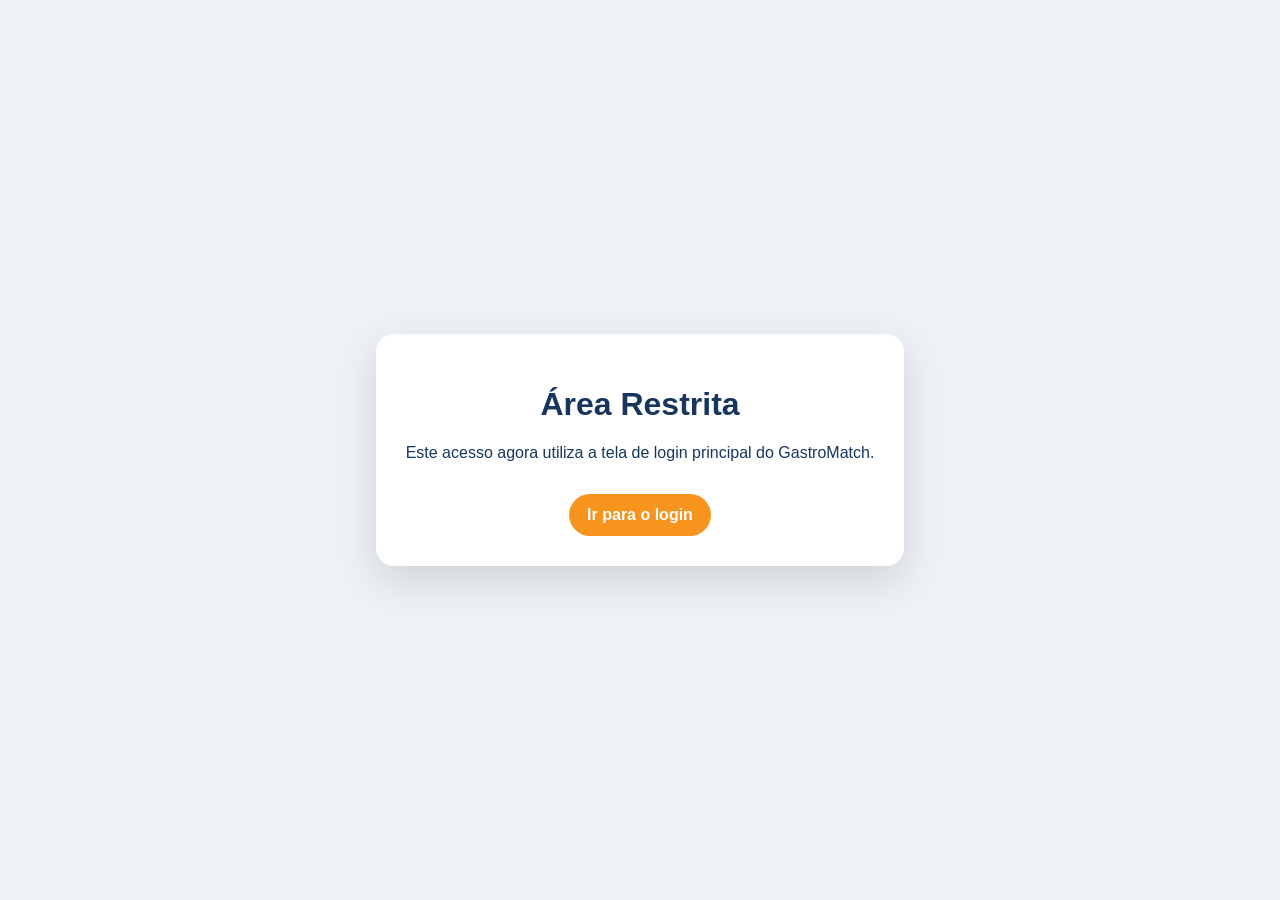
<file: AreaRestrita/index.html>
<!DOCTYPE html>
<html lang="pt-BR">
<head>
  <meta charset="UTF-8">
  <meta name="viewport" content="width=device-width, initial-scale=1">
  <meta name="theme-color" content="#16365f">
  <title>GastroMatch — Área Restrita</title>
  <style>body{font-family:Arial,sans-serif;background:#eef2f6;color:#16365f;display:grid;place-items:center;min-height:100vh;margin:0}.box{background:#fff;padding:30px;border-radius:18px;box-shadow:0 14px 40px #0002;text-align:center;max-width:520px}.btn{display:inline-block;margin-top:16px;padding:12px 18px;border-radius:999px;background:#f7941d;color:#fff;text-decoration:none;font-weight:700}</style>
</head>
<body>
  <main class="box">
    <h1>Área Restrita</h1>
    <p>Este acesso agora utiliza a tela de login principal do GastroMatch.</p>
    <a class="btn" href="../login.html">Ir para o login</a>
  </main>
</body>
</html>
</file>
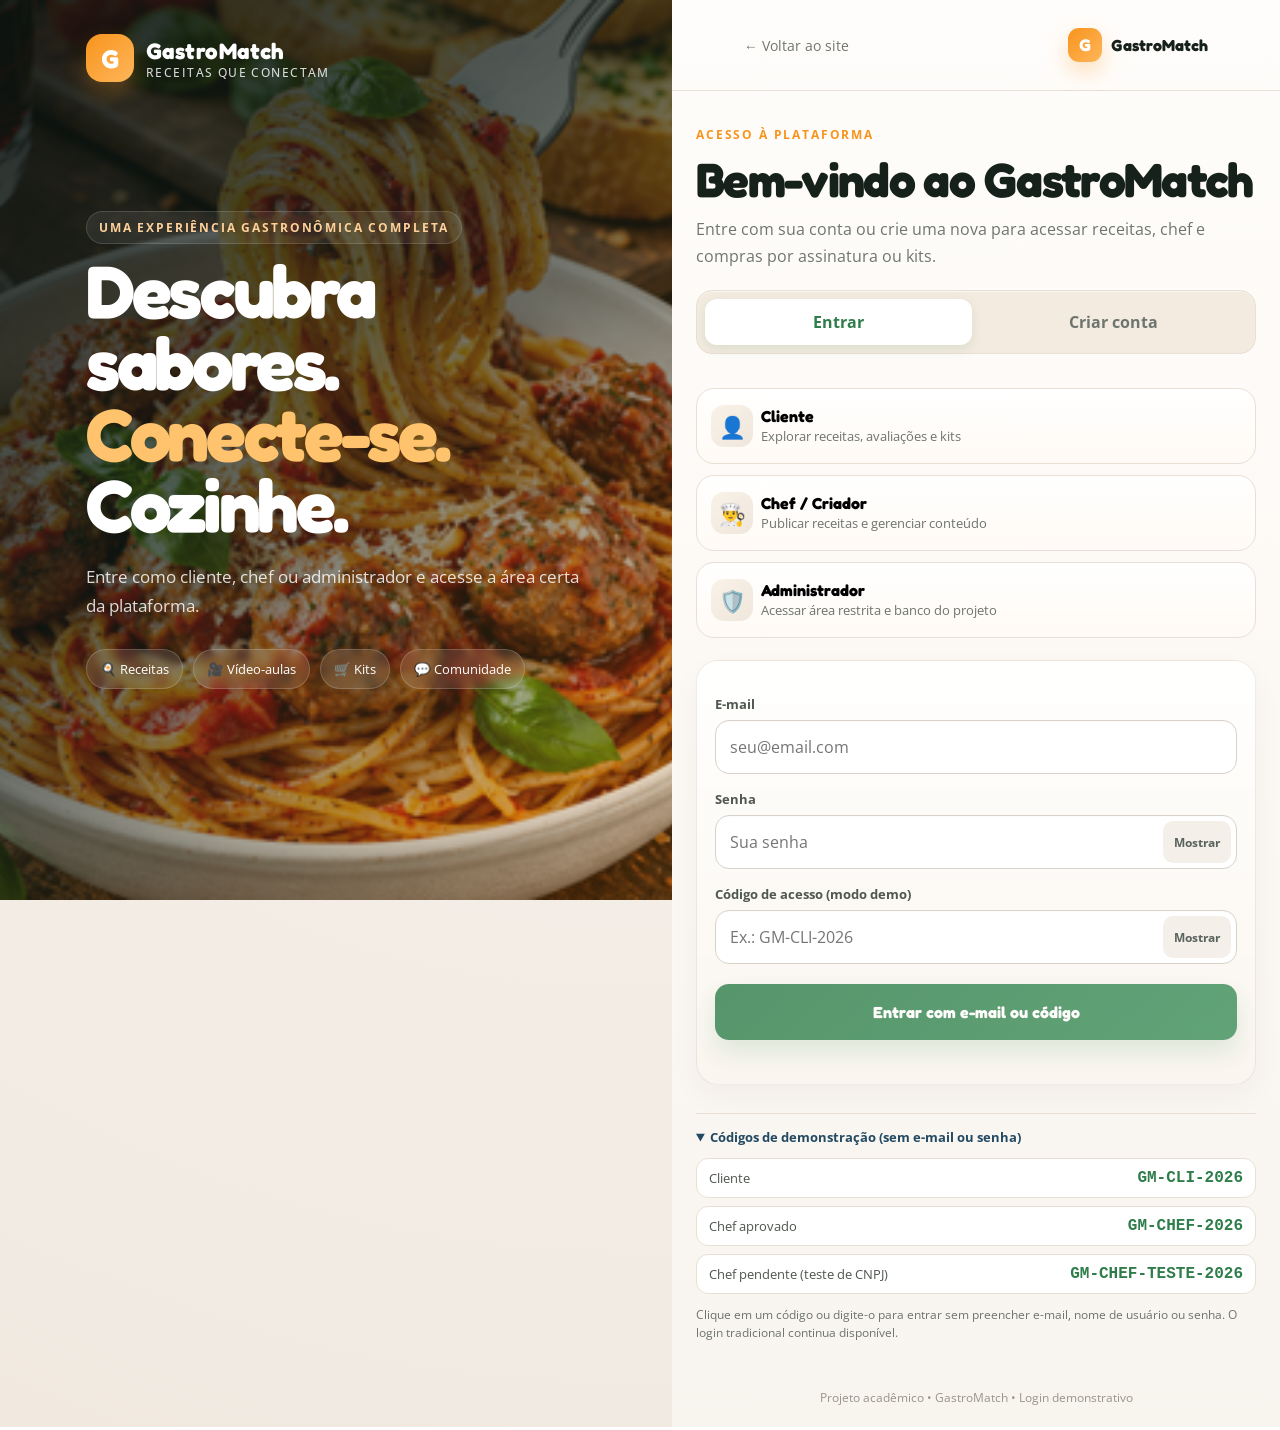
<file: login.html>
<!DOCTYPE html>
<html lang="pt-BR">
<head>
  <meta charset="UTF-8">
  <meta name="viewport" content="width=device-width, initial-scale=1">
  <meta name="theme-color" content="#f7941d">
  <title>GastroMatch — Entrar</title>
  <link rel="preconnect" href="https://fonts.googleapis.com">
  <link rel="preconnect" href="https://fonts.gstatic.com" crossorigin>
  <link href="https://fonts.googleapis.com/css2?family=Fredoka:wght@500;600;700&family=Open+Sans:wght@400;500;600;700&display=swap" rel="stylesheet">
  <link rel="stylesheet" href="Estilo/login.css?v=20261102-2">
</head>
<body>
  <main class="login-page">
    <section class="login-visual" aria-label="Apresentação do GastroMatch">
      <div class="visual-overlay"></div>
      <div class="visual-content">
        <a class="brand" href="index.html#inicio"><span class="brand-mark">G</span><span><strong>GastroMatch</strong><small>receitas que conectam</small></span></a>
        <span class="eyebrow">uma experiência gastronômica completa</span>
        <h1>Descubra sabores.<br><em>Conecte-se.</em><br>Cozinhe.</h1>
        <p>Entre como cliente, chef ou administrador e acesse a área certa da plataforma.</p>
        <div class="visual-pills"><span>🍳 Receitas</span><span>🎥 Vídeo-aulas</span><span>🛒 Kits</span><span>💬 Comunidade</span></div>
      </div>
    </section>

    <section class="login-panel">
      <div class="panel-topo">
        <a href="index.html#inicio" class="voltar">← Voltar ao site</a>
        <div class="mini-logo"><span class="mini-mark">G</span> GastroMatch</div>
      </div>

      <div class="login-card">
        <span class="eyebrow">acesso à plataforma</span>
        <h2>Bem-vindo ao GastroMatch</h2>
        <p class="intro">Entre com sua conta ou crie uma nova para acessar receitas, chef e compras por assinatura ou kits.</p>

        <div class="auth-switch" role="tablist" aria-label="Modo de autenticação">
          <button type="button" class="auth-tab active" data-auth-tab="login" aria-selected="true">Entrar</button>
          <button type="button" class="auth-tab" data-auth-tab="register" aria-selected="false">Criar conta</button>
        </div>

        <div class="role-grid" id="roleGrid">
          <button type="button" class="role-card" data-role="cliente" aria-pressed="false">
            <span class="role-icon">👤</span>
            <span><strong>Cliente</strong><small>Explorar receitas, avaliações e kits</small></span>
          </button>
          <button type="button" class="role-card" data-role="chef" aria-pressed="false">
            <span class="role-icon">👨‍🍳</span>
            <span><strong>Chef / Criador</strong><small>Publicar receitas e gerenciar conteúdo</small></span>
          </button>
          <button type="button" class="role-card" data-role="admin" aria-pressed="false">
            <span class="role-icon">🛡️</span>
            <span><strong>Administrador</strong><small>Acessar área restrita e banco do projeto</small></span>
          </button>
        </div>

        <div id="loginFormWrap">
          <form id="loginForm" autocomplete="off" novalidate>
            <input type="hidden" id="perfilAcesso" value="">
            <label class="campo">
              <span>E-mail</span>
              <input id="loginEmail" type="email" placeholder="seu@email.com" required>
            </label>
            <label class="campo">
              <span>Senha</span>
              <div class="input-wrap"><input id="loginPassword" type="password" placeholder="Sua senha" required><button type="button" id="togglePassword" class="toggle-code" aria-label="Mostrar senha">Mostrar</button></div>
            </label>
            <label class="campo campo-verificacao" id="campoCodigoVerificacao" hidden>
              <span>Código de verificação (2 etapas)</span>
              <input id="codigoVerificacao" type="text" inputmode="numeric" maxlength="6" placeholder="Ex.: 482931">
            </label>
            <label class="campo">
              <span>Código de acesso (modo demo)</span>
              <div class="input-wrap"><input id="codigoAcesso" type="password" inputmode="text" maxlength="40" placeholder="Ex.: GM-CLI-2026"><button type="button" id="toggleCode" class="toggle-code" aria-label="Mostrar código">Mostrar</button></div>
            </label>
            <div id="selectedRole" class="selected-role" hidden></div>
            <button class="primary-btn" type="submit" id="entrarBtn">Entrar com e-mail ou código</button>
            <p id="loginMsg" class="login-msg" role="alert" aria-live="polite"></p>
          </form>
        </div>

        <div id="registerFormWrap" hidden>
          <form id="registerForm" autocomplete="off" novalidate>
            <label class="campo">
              <span>Nome completo</span>
              <input id="registroNome" type="text" maxlength="80" placeholder="Seu nome" required>
            </label>
            <label class="campo">
              <span>E-mail</span>
              <input id="registroEmail" type="email" placeholder="seu@email.com" required>
            </label>
            <label class="campo">
              <span>Tipo de conta</span>
              <select id="registroTipo" required>
                <option value="cliente">Cliente</option>
                <option value="chef">Chef / Criador</option>
                <option value="restaurante">Restaurante</option>
              </select>
            </label>
            <label class="campo campo-cnpj" id="campoCnpj" hidden>
              <span>CNPJ da empresa / perfil</span>
              <input id="registroCnpj" type="text" inputmode="text" maxlength="18" autocomplete="off" autocapitalize="characters" placeholder="00.000.000/0000-00">
              <small class="campo-ajuda">CNPJ fictício para testar o formulário: <strong>10.000.000/0000-64</strong> — Empresa Fictícia GastroMatch. O cadastro fica pendente e não valida empresa real.</small>
              <small class="campo-ajuda">A consulta automática confere existência e situação cadastral. Isso não aprova o perfil: a equipe ainda fará a análise profissional.</small>
              <button type="button" class="outline-btn cnpj-consulta-btn" id="consultarCnpjBtn">Consultar CNPJ</button>
              <small id="cnpjConsultaMsg" class="campo-ajuda" role="status" aria-live="polite"></small>
            </label>
            <div id="camposVerificacaoChef" hidden>
              <label class="campo"><span>Empresa ou estabelecimento</span><input id="registroEmpresa" type="text" maxlength="150" placeholder="Nome da empresa"></label>
              <label class="campo"><span>Conte sua experiência profissional</span><textarea id="registroRelato" rows="4" maxlength="3000" minlength="40" placeholder="Descreva sua função, experiência e relação com a empresa..."></textarea><small class="campo-ajuda">Mínimo de 40 caracteres. O relato será analisado por uma pessoa da equipe.</small></label>
              <label class="campo"><span>Link de portfólio ou evidência (opcional)</span><input id="registroEvidencia" type="url" maxlength="500" placeholder="https://..."></label>
            </div>
            <label class="checkline">
              <input id="registroVerificacao" type="checkbox" checked>
              <span>Usar verificação em duas etapas (modo de teste, código exibido na tela)</span>
            </label>
            <label class="campo">
              <span>Senha</span>
              <input id="registroSenha" type="password" minlength="6" placeholder="Mínimo 6 caracteres" required>
            </label>
            <label class="campo">
              <span>Confirmar senha</span>
              <input id="registroConfirmarSenha" type="password" minlength="6" placeholder="Repita a senha" required>
            </label>
            <button class="primary-btn" type="submit" id="criarContaBtn">Criar conta</button>
            <p id="registerMsg" class="login-msg" role="alert" aria-live="polite"></p>
          </form>
        </div>

        <details class="demo-access" open>
          <summary>Códigos de demonstração (sem e-mail ou senha)</summary>
          <div class="demo-lines">
            <button type="button" data-demo-role="cliente"><span>Cliente</span><code>GM-CLI-2026</code></button>
            <button type="button" data-demo-role="chef"><span>Chef aprovado</span><code>GM-CHEF-2026</code></button>
            <button type="button" data-demo-role="chef" data-demo-code="GM-CHEF-TESTE-2026"><span>Chef pendente (teste de CNPJ)</span><code>GM-CHEF-TESTE-2026</code></button>
          </div>
          <small>Clique em um código ou digite-o para entrar sem preencher e-mail, nome de usuário ou senha. O login tradicional continua disponível.</small>
        </details>
      </div>

      <footer>Projeto acadêmico • GastroMatch • Login demonstrativo</footer>
    </section>
  </main>
  <script src="Codigo/login.js?v=20261103-1"></script>
</body>
</html>
</file>
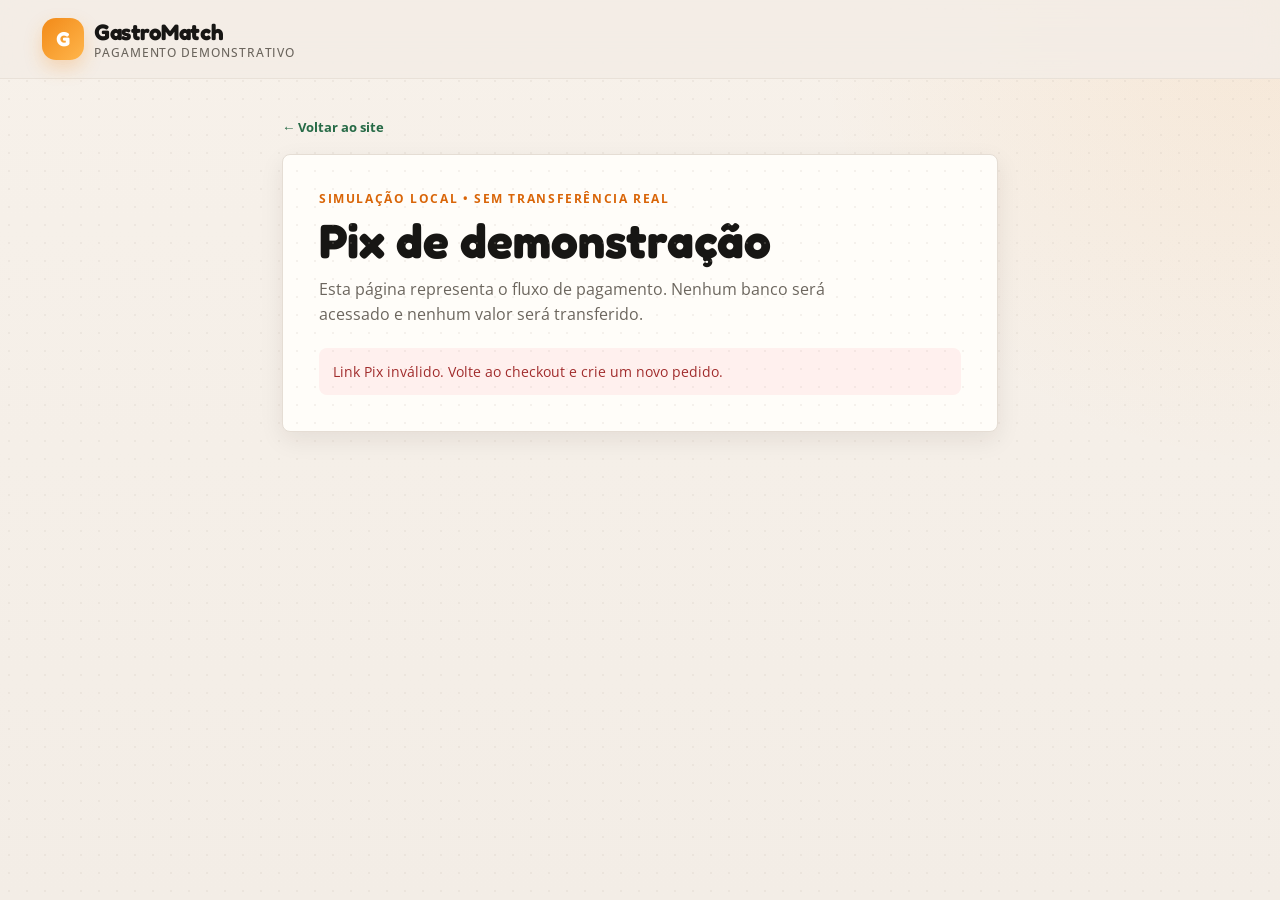
<file: pix-simulado.html>
<!DOCTYPE html>
<html lang="pt-BR">
<head>
  <meta charset="UTF-8">
  <meta name="viewport" content="width=device-width, initial-scale=1">
  <meta name="theme-color" content="#f7941d">
  <title>Pix de demonstração — GastroMatch</title>
  <link rel="preconnect" href="https://fonts.googleapis.com">
  <link rel="preconnect" href="https://fonts.gstatic.com" crossorigin>
  <link href="https://fonts.googleapis.com/css2?family=Fredoka:wght@500;600;700&family=Open+Sans:wght@400;500;600;700&display=swap" rel="stylesheet">
  <link rel="stylesheet" href="Estilo/estilo.css?v=20261102-6">
</head>
<body class="pix-demo">
  <header class="site-header">
    <div class="topbar">
      <a class="marca" href="index.html#inicio" aria-label="GastroMatch, início">
        <span class="marca-icone" aria-hidden="true">G</span>
        <span><strong>GastroMatch</strong><small>pagamento demonstrativo</small></span>
      </a>
    </div>
  </header>
  <main class="pix-pagina">
    <a class="pix-voltar" href="index.html#inicio">← Voltar ao site</a>
    <section class="pix-painel" aria-labelledby="pixTitulo">
      <span class="eyebrow">simulação local • sem transferência real</span>
      <h1 id="pixTitulo">Pix de demonstração</h1>
      <p class="pix-intro">Esta página representa o fluxo de pagamento. Nenhum banco será acessado e nenhum valor será transferido.</p>
      <div id="pixCarregando" class="pix-status" role="status">Carregando os dados do pedido...</div>
      <div id="pixConteudo" hidden>
        <div class="pix-valor"><span>Valor do pedido</span><strong id="pixValor">R$ 0,00</strong></div>
        <dl class="pix-dados">
          <div><dt>Recebedor</dt><dd>GastroMatch • ambiente de demonstração</dd></div>
          <div><dt>Referência</dt><dd id="pixReferencia"></dd></div>
          <div><dt>Banco informado</dt><dd id="pixBanco"></dd></div>
          <div><dt>Titular</dt><dd id="pixTitular"></dd></div>
          <div><dt>CPF</dt><dd id="pixCpf"></dd></div>
          <div><dt>Chave ilustrativa</dt><dd id="pixChave"></dd></div>
          <div><dt>Status</dt><dd id="pixStatus">Pendente</dd></div>
        </dl>
        <div class="pix-aviso"><strong>Não pague de verdade.</strong> A chave e a referência acima são fictícias e servem apenas para apresentar o fluxo.</div>
        <button id="pixConfirmar" class="btn" type="button">Simular confirmação do Pix</button>
        <p id="pixMensagem" class="pix-mensagem" role="status" aria-live="polite"></p>
        <div id="pixAvaliacao" class="pix-avaliacao" hidden><strong>Pagamento confirmado</strong><p>Agora você pode avaliar os kits deste pedido.</p><div id="pixAvaliacaoLinks" class="pix-avaliacao-links"></div></div>
        <a id="pixRastrear" class="btn" href="index.html#rastreio" hidden>🛵 Rastrear pedido</a><a id="pixVoltarInicio" class="btn btn-ghost" href="index.html#inicio" hidden>Voltar ao GastroMatch</a>
      </div>
    </section>
  </main>
  <script src="Codigo/pix-simulado.js?v=20261102-2"></script>
</body>
</html>
</file>
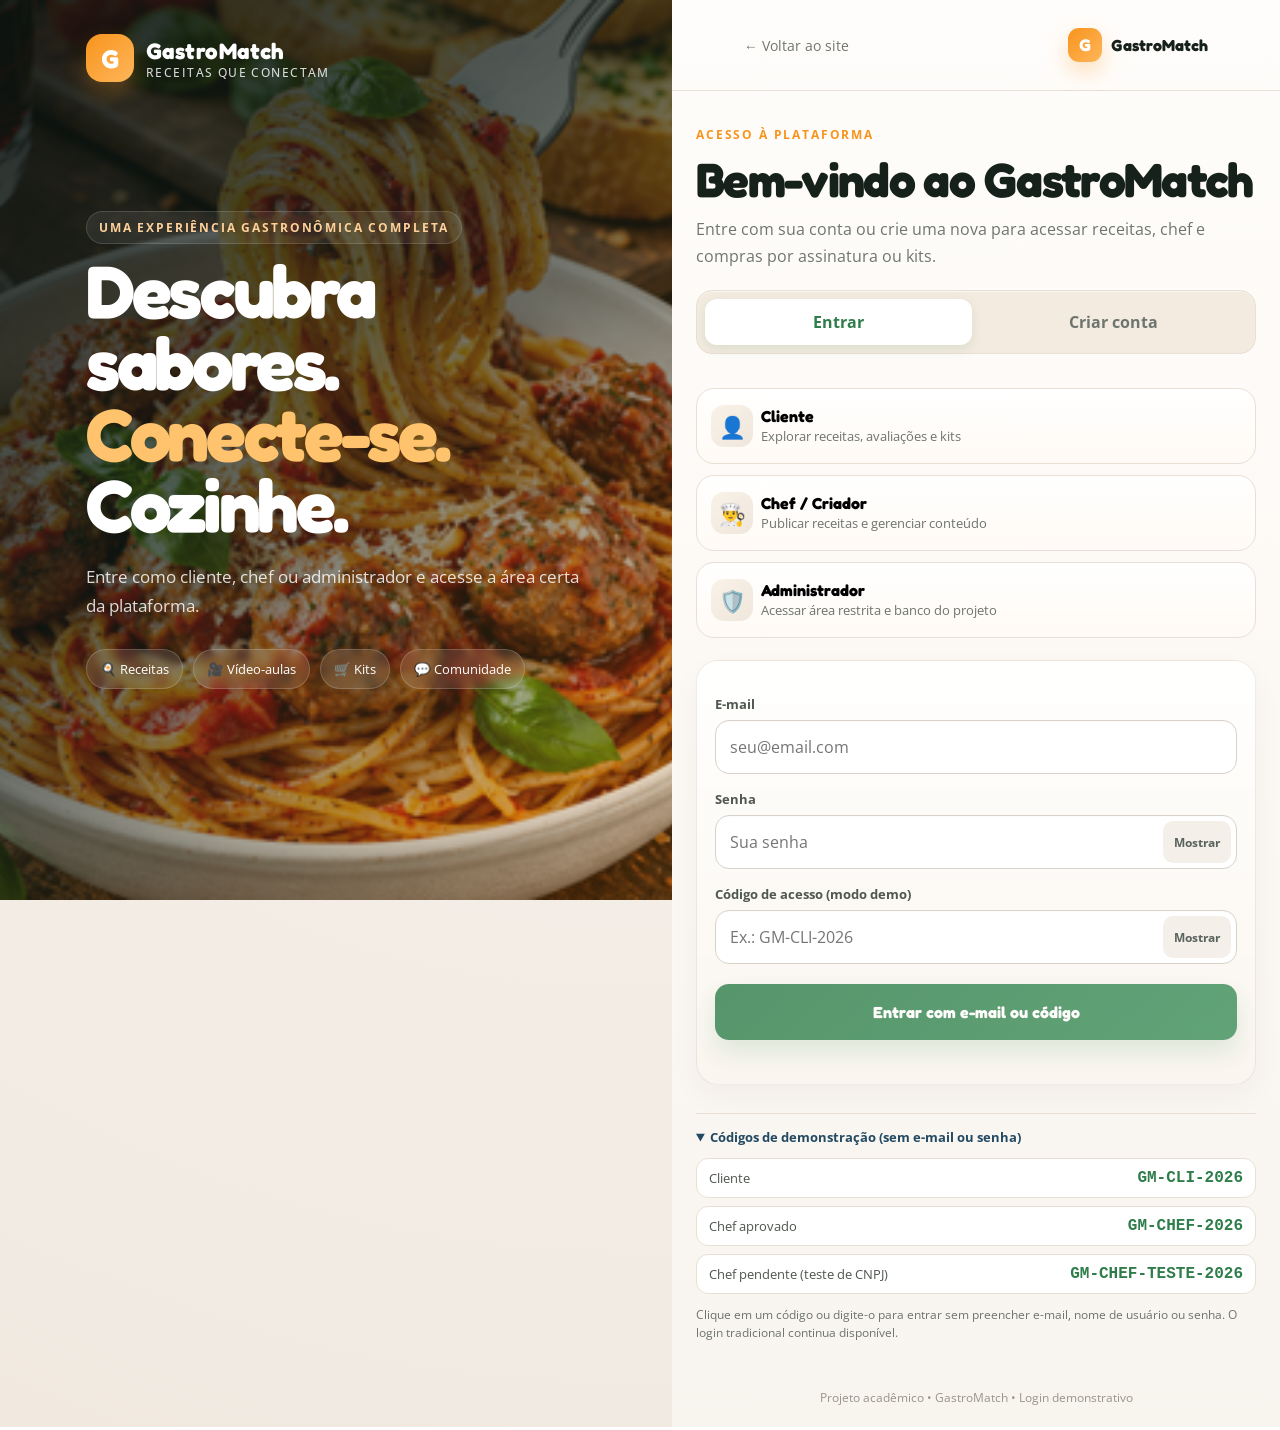
<file: AreaRestrita/painel.html>
<!DOCTYPE html>
<html lang="pt-BR">
<head>
  <meta charset="UTF-8">
  <meta name="viewport" content="width=device-width, initial-scale=1">
  <meta name="theme-color" content="#16365f">
  <title>GastroMatch — Painel de Dados</title>
  <link rel="preconnect" href="https://fonts.googleapis.com">
  <link rel="preconnect" href="https://fonts.gstatic.com" crossorigin>
  <link href="https://fonts.googleapis.com/css2?family=Open+Sans:wght@400;500;600;700&family=Fredoka:wght@500;600;700&display=swap" rel="stylesheet">
  <link rel="stylesheet" href="area-restrita.css?v=20261030-1">
</head>
<body class="admin-page">
  <div class="app-shell">
    <aside class="sidebar">
      <a class="sidebar-brand" href="#inicio"><span class="brand-mark">G</span><div><strong>GastroMatch</strong><small>área interna</small></div></a>
      <div class="access-chip"><span id="roleDot"></span><div><b id="roleName">Administrador</b><small id="roleEmail">admin@gastromatch.com.br</small></div></div>
      <nav class="side-nav" aria-label="Área restrita">
        <button data-view="inicio" class="ativo">Visão geral</button>
        <button data-view="tabelas">Tabelas do banco</button>
        <button data-view="relacoes">Relações / cardinalidades</button>
        <button data-view="verificacoes">Verificações de criadores</button>
        <button data-view="gestao-receitas">Receitas e estoque</button>
        <button data-view="receita">Cadastrar receita</button>
      </nav>
      <div class="sidebar-foot"><a href="../index.html#inicio">← Site público</a><button id="logoutBtn">Sair da área restrita</button></div>
    </aside>

    <main class="dashboard">
      <header class="dash-header">
        <div><span class="kicker">GastroMatch • banco de dados</span><h1 id="pageTitle">Visão geral</h1><p id="pageSubtitle">Resumo da estrutura criada para o projeto.</p></div>
        <div class="header-actions"><span class="secure-badge">🔒 Acesso interno</span><button class="outline-btn" data-view-jump="receita">+ Nova receita</button></div>
      </header>
      <div id="toast" class="toast" role="status" aria-live="polite"></div>
      <section id="view-inicio" class="view ativo"></section>
      <section id="view-tabelas" class="view"></section>
      <section id="view-relacoes" class="view"></section>
      <section id="view-verificacoes" class="view"></section>
      <section id="view-gestao-receitas" class="view"></section>
      <section id="view-receita" class="view"></section>
      <footer class="dash-footer">Projeto acadêmico • Área demonstrativa de modelagem e cadastro • GastroMatch</footer>
    </main>
  </div>
  <script src="area-restrita.js?v=20261103-2"></script>
</body>
</html>
</file>
<file: Estilo/login.css>
:root{
  --bg:#f4efe9;
  --paper:#fffdf9;
  --paper-2:#fff7f0;
  --ink:#17211b;
  --muted:#6e756e;
  --orange:#f7941d;
  --orange-2:#ffb65a;
  --green:#2f7d4a;
  --line:#e9dfd5;
  --blue:#234a63;
  --shadow:0 22px 60px rgba(43,31,22,.16);
  --title:'Fredoka','Trebuchet MS',sans-serif;
  --body:'Open Sans',Arial,sans-serif;
}
*{box-sizing:border-box;margin:0}
body{min-height:100vh;background:radial-gradient(circle at top,#fff9f2 0%,var(--bg) 42%,#f1e9e0 100%);color:var(--ink);font-family:var(--body)}
a{color:inherit;text-decoration:none}
button,input,select{font:inherit}
button{cursor:pointer}
:focus-visible{outline:3px solid var(--orange);outline-offset:3px}
.login-page{min-height:100vh;display:grid;grid-template-columns:minmax(420px,1.05fr) minmax(520px,.95fr);align-items:stretch}
.login-visual{position:relative;min-height:100vh;background:url('../img/carbonara.png') center/cover no-repeat;overflow:hidden;color:#fff}
.visual-overlay{position:absolute;inset:0;background:linear-gradient(135deg,rgba(13,20,16,.92),rgba(18,28,22,.7) 42%,rgba(247,148,29,.22))}
.visual-content{position:relative;z-index:1;min-height:100vh;display:flex;flex-direction:column;justify-content:center;padding:56px clamp(34px,7vw,86px)}
.brand{position:absolute;top:34px;left:clamp(34px,7vw,86px);display:flex;align-items:center;gap:12px}
.brand-mark,.mini-mark{display:grid;place-items:center;font-family:var(--title);font-weight:700;border-radius:16px;background:linear-gradient(135deg,var(--orange),#ffb65a);color:#fff;box-shadow:0 10px 22px rgba(247,148,29,.28)}
.brand-mark{width:48px;height:48px;font-size:1.6rem}
.brand strong{display:block;font:700 1.4rem var(--title);letter-spacing:.02em}
.brand small{display:block;font:500 .74rem var(--body);opacity:.82;letter-spacing:.12em;text-transform:uppercase}
.eyebrow{display:inline-flex;align-items:center;width:max-content;font:700 .72rem var(--body);letter-spacing:.16em;text-transform:uppercase;color:var(--orange);margin-bottom:12px}
.visual-content .eyebrow{color:#ffd19a;background:rgba(255,255,255,.08);padding:8px 12px;border-radius:999px;border:1px solid rgba(255,255,255,.14)}
.visual-content h1{font:700 clamp(3.1rem,5.8vw,5.6rem)/.96 var(--title);letter-spacing:-.045em;max-width:700px}
.visual-content h1 em{font-style:normal;color:#ffc36d}
.visual-content p{max-width:600px;margin-top:22px;font-size:1.05rem;line-height:1.7;color:rgba(255,255,255,.84)}
.visual-pills{display:flex;flex-wrap:wrap;gap:10px;margin-top:28px}
.visual-pills span{padding:10px 13px;border-radius:999px;background:rgba(255,255,255,.1);border:1px solid rgba(255,255,255,.18);font-size:.83rem;backdrop-filter:blur(4px)}
.login-panel{display:flex;flex-direction:column;justify-content:center;min-width:0;background:linear-gradient(180deg,#fffdfb 0%, #f8f4ee 100%)}
.panel-topo{display:flex;align-items:center;justify-content:space-between;padding:28px clamp(24px,6vw,72px);border-bottom:1px solid var(--line)}
.voltar{font-size:.86rem;color:var(--muted);transition:.2s}
.voltar:hover{color:var(--green)}
.mini-logo{display:flex;align-items:center;gap:9px;font:700 1rem var(--title)}
.mini-mark{width:34px;height:34px;border-radius:11px;font-size:1.05rem}
.login-card{width:min(620px,calc(100% - 48px));margin:0 auto;padding:36px 0 30px;display:flex;flex-direction:column;justify-content:center}
.login-card h2{font:700 clamp(2rem,4vw,3rem)/1.08 var(--title);letter-spacing:-.035em}
.intro{margin-top:10px;color:var(--muted);line-height:1.7;max-width:540px}
.role-grid{display:grid;gap:11px;margin:22px 0 18px}
.role-card{display:grid;grid-template-columns:50px 1fr;align-items:center;text-align:left;padding:16px 14px;border:1.5px solid var(--line);border-radius:18px;background:linear-gradient(180deg,#fff 0%, #fffaf5 100%);transition:transform .2s,border-color .2s,box-shadow .2s}
.role-card:hover{transform:translateY(-2px);border-color:#d9c7b6;box-shadow:0 12px 22px rgba(43,31,22,.07)}
.role-card.selected{border-color:var(--orange);background:linear-gradient(180deg,#fffaf4 0%, #fff3e3 100%);box-shadow:0 0 0 4px rgba(247,148,29,.12)}
.role-icon{width:42px;height:42px;display:grid;place-items:center;border-radius:13px;background:linear-gradient(135deg,#f9f2e7,#efe6dc);font-size:1.35rem}
.role-card strong{display:block;font:700 1rem var(--title)}
.role-card small{display:block;margin-top:2px;color:var(--muted);line-height:1.4;font-size:.79rem}
#loginFormWrap,#registerFormWrap{padding:4px 0 10px}
#loginForm,#registerForm{
  background:linear-gradient(180deg,rgba(255,255,255,.9) 0%, rgba(250,245,239,.92) 100%);
  border:1px solid rgba(148,122,98,.14);
  padding:18px 18px 10px;
  border-radius:22px;
  box-shadow:0 12px 30px rgba(40,31,23,.04);
}
.campo{display:block;margin-top:16px}
.campo-verificacao[hidden],.campo-cnpj[hidden]{display:none}
.campo>span{display:block;font-size:.8rem;font-weight:700;margin-bottom:7px;color:#4f584f}
.campo-ajuda{display:block;margin-top:7px;color:var(--muted);font-size:.74rem;line-height:1.5}
.checkline{display:flex;align-items:center;gap:10px;margin:16px 0 2px; padding:10px 12px;border:1px solid #e5d9c8;background:#fffaf4;border-radius:12px;color:#4a4d49;font-size:.82rem;font-weight:600}
.checkline input{width:18px;height:18px;accent-color:var(--green)}
.campo-cnpj[hidden]{display:none}
.campo input, .campo select{
  width:100%;height:54px;border:1.5px solid #d9d2ca;border-radius:14px;background:#fff;padding:0 14px;outline:0;
  color:var(--ink);box-shadow:inset 0 1px 2px rgba(0,0,0,.02);transition:border-color .2s, box-shadow .2s, transform .2s
}
.campo textarea{width:100%;border:1.5px solid #d9d2ca;border-radius:14px;background:#fff;padding:12px 14px;outline:0;resize:vertical;min-height:100px;transition:border-color .2s, box-shadow .2s}
.campo input:focus, .campo select:focus, .campo textarea:focus{border-color:var(--orange);box-shadow:0 0 0 4px rgba(247,148,29,.11)}
.campo select{appearance:none;background-image:linear-gradient(45deg,transparent 50%,#6d756f 50%),linear-gradient(135deg,#6d756f 50%,transparent 50%);background-position:calc(100% - 18px) calc(50% - 2px),calc(100% - 13px) calc(50% - 2px);background-size:5px 5px;background-repeat:no-repeat;padding-right:36px}
.input-wrap{position:relative}
.input-wrap input{padding-right:94px}
.toggle-code{position:absolute;right:6px;top:6px;height:42px;padding:0 11px;border:0;border-radius:10px;background:#f5efe9;color:#5a635d;font-size:.78rem;font-weight:700;transition:.2s}
.toggle-code:hover{background:#efe5d9}
.selected-role{margin-top:12px;padding:10px 12px;border-radius:11px;background:linear-gradient(135deg,#edf9f1,#e6f6ea);color:var(--green);font-size:.82rem;font-weight:700;border:1px solid rgba(47,125,74,.13)}
.primary-btn{width:100%;height:56px;margin-top:20px;border:0;border-radius:14px;background:linear-gradient(135deg,var(--green),#3b8f59);color:#fff;font:700 1rem var(--title);box-shadow:0 12px 26px rgba(47,125,74,.18);transition:transform .2s,filter .2s,box-shadow .2s}
.primary-btn:hover{transform:translateY(-1px);filter:brightness(1.04)}
.primary-btn:disabled{opacity:.8;cursor:not-allowed;transform:none}
.login-msg{min-height:24px;margin-top:10px;font-size:.84rem;line-height:1.5}
.login-msg.erro{color:#b43737}.login-msg.ok{color:var(--green)}
.auth-switch{display:grid;grid-template-columns:1fr 1fr;gap:8px;background:#f3ebdf;padding:8px;border-radius:16px;border:1px solid var(--line);margin:20px 0 12px;box-shadow:inset 0 1px 0 rgba(255,255,255,.5)}
.auth-tab{padding:12px 14px;border:0;border-radius:12px;background:transparent;color:var(--muted);font-weight:700;transition:.2s}
.auth-tab.active{background:#fff;color:var(--green);box-shadow:0 4px 12px rgba(47,125,74,.12)}
.demo-access{margin-top:18px;border-top:1px solid var(--line);padding-top:14px}
.demo-access summary{cursor:pointer;color:var(--blue);font-size:.84rem;font-weight:700}
.demo-lines{display:grid;gap:8px;margin:12px 0}
.demo-lines button{display:flex;justify-content:space-between;gap:15px;align-items:center;padding:10px 12px;border:1px solid var(--line);background:#fff;border-radius:12px;text-align:left;transition:.2s}
.demo-lines button:hover{border-color:#cdbdab;background:#fffaf4;transform:translateY(-1px)}
.demo-lines span{font-size:.8rem;color:#4e564f}.demo-lines code{font-family:ui-monospace,SFMono-Regular,Menlo,monospace;color:var(--green);font-weight:700}
.demo-access small{display:block;color:var(--muted);line-height:1.5;font-size:.74rem}
#registerFormWrap[hidden],#loginFormWrap[hidden]{display:none}
.login-panel footer{text-align:center;padding:18px 20px 22px;color:#9a948d;font-size:.72rem}
@media(min-width:901px){.login-visual{height:100vh;min-height:100vh;align-self:start}}
@media(max-width:900px){.login-page{grid-template-columns:1fr}.login-visual{min-height:390px}.visual-content{min-height:390px;padding-top:110px}.visual-content h1{font-size:clamp(2.8rem,10vw,4.4rem)}.login-panel{min-height:calc(100vh - 390px)}.brand{top:26px}}
@media(max-width:600px){.login-visual{min-height:340px}.visual-content{min-height:340px;padding:96px 24px 32px}.brand{left:24px}.visual-content h1{font-size:clamp(2.5rem,12vw,3.7rem)}.visual-pills{gap:7px}.visual-pills span{font-size:.74rem;padding:8px 10px}.login-card{width:min(100% - 32px,620px);padding:30px 0}.panel-topo{padding:20px 16px}.mini-logo{font-size:.9rem}.role-card{grid-template-columns:44px 1fr}.role-icon{width:38px;height:38px}}
@media(prefers-reduced-motion:reduce){*{scroll-behavior:auto!important;transition:none!important}}

/* BrasilAPI: feedback de consulta e opção de preenchimento manual */
.campo-ajuda.sucesso{color:#287447}.campo-ajuda.aviso{color:#98611b}.campo-ajuda.erro{color:#b43737}.cnpj-consulta-btn{display:inline-flex;align-items:center;justify-content:center;margin-top:10px;padding:9px 13px;border:1px solid var(--line);border-radius:10px;background:#fff;color:var(--ink);font-weight:700;font-size:.78rem}.cnpj-consulta-btn:disabled{opacity:.6;cursor:wait}
</file>
<file: Estilo/estilo.css>
/* ==========================================================
   GastroMatch — estilo.css
   Visual mais moderno, responsivo e consistente com a paleta
   do protótipo original.
   ========================================================== */

:root{
  --bg:#f3ede6;
  --paper:#fffdf9;
  --paper-2:#fff8ef;
  --laranja:#f28a18;
  --laranja-escuro:#d96508;
  --verde:#266a46;
  --verde-claro:#e7f1e9;
  --texto:#171614;
  --muted:#6c665e;
  --linha:#e5ddd4;
  --sombra:0 18px 45px rgba(34,26,18,.09);
  --sombra-leve:0 8px 24px rgba(34,26,18,.08);
  --titulo:'Fredoka','Trebuchet MS',sans-serif;
  --texto-font:'Open Sans',Arial,sans-serif;
  --raio:22px;
}

*{box-sizing:border-box;margin:0}
html{scroll-behavior:smooth}
body{
  background:
    radial-gradient(circle at top right, rgba(242,138,24,.09), transparent 30%),
    linear-gradient(180deg,#f7f1ea 0%,var(--bg) 100%);
  color:var(--texto);
  font-family:var(--texto-font);
  min-height:100vh;
}
body:before{
  content:"";
  position:fixed; inset:0; pointer-events:none; opacity:.18;
  background-image:radial-gradient(#c7bdb2 1px,transparent 1px);
  background-size:18px 18px;
}
a{color:inherit;text-decoration:none}
button,input,select,textarea{font:inherit}
button{cursor:pointer}
:focus-visible{outline:3px solid var(--laranja);outline-offset:3px}

/* ---------- topo ---------- */
.site-header{
  position:sticky;top:0;z-index:30;
  background:rgba(243,237,230,.9);
  backdrop-filter:blur(15px);
  border-bottom:1px solid rgba(120,100,80,.09);
}
.topbar{
  max-width:1240px;margin:0 auto;padding:15px 22px;
  min-height:78px;display:flex;align-items:center;gap:24px;
}
.marca{display:flex;align-items:center;gap:10px;min-width:220px}
.marca strong{display:block;font:700 1.4rem var(--titulo);letter-spacing:-.02em}
.marca small{display:block;color:var(--muted);font:500 .72rem var(--texto-font);letter-spacing:.08em;text-transform:uppercase}
.marca-icone{
  display:grid;place-items:center;width:42px;height:42px;border-radius:14px;
  background:linear-gradient(135deg,var(--laranja),#ffb64c);
  color:#fff;font:700 1.25rem var(--titulo);box-shadow:0 8px 18px rgba(242,138,24,.25)
}
#menu{display:flex;justify-content:center;align-items:center;gap:8px;flex:1}
#menu a{
  padding:10px 13px;border-radius:999px;color:var(--muted);
  font:600 .9rem var(--texto-font);transition:.2s ease;
}
#menu a:hover{background:#fff8f0;color:var(--texto)}
#menu a.ativo{background:#fff;color:var(--texto);box-shadow:0 4px 15px rgba(0,0,0,.05)}
.acoes-topo{display:flex;align-items:center;gap:13px}
.avatar-mini{
  width:40px;height:40px;border-radius:50%;display:grid;place-items:center;overflow:hidden;
  background:var(--verde);color:#fff;font:700 .8rem var(--titulo);box-shadow:0 5px 15px rgba(38,106,70,.2)
}
.avatar-mini img{width:100%;height:100%;object-fit:cover}
.carrinho{
  position:relative;display:grid;place-items:center;width:42px;height:42px;border-radius:13px;background:#fff;
  box-shadow:var(--sombra-leve)
}
#badge{
  position:absolute;top:-4px;right:-4px;min-width:19px;height:19px;padding:0 5px;border-radius:999px;
  background:var(--laranja);color:#fff;font:700 .68rem/19px var(--texto-font);text-align:center;border:2px solid var(--bg)
}

/* ---------- base ---------- */
.pagina,.home,.receita{max-width:1240px;margin:0 auto;padding:38px 22px 70px}
.eyebrow{display:block;color:var(--laranja-escuro);font:700 .72rem var(--texto-font);text-transform:uppercase;letter-spacing:.14em;margin-bottom:8px}
.btn{
  display:inline-flex;align-items:center;justify-content:center;gap:8px;
  padding:12px 19px;border:0;border-radius:999px;background:var(--verde);color:#fff;
  font:700 .92rem var(--texto-font);box-shadow:0 10px 22px rgba(38,106,70,.2);transition:.2s
}
.btn:hover{transform:translateY(-1px);filter:brightness(1.03)}
.btn-ghost{background:#fff;color:var(--texto);box-shadow:var(--sombra-leve)}
.btn-light{background:rgba(255,255,255,.9);color:var(--texto);box-shadow:none}
.link-seta{font:700 .84rem var(--texto-font);color:var(--verde)}
.secao-titulo,.pagina-cabecalho{
  display:flex;justify-content:space-between;align-items:flex-end;gap:20px;margin-bottom:22px
}
.secao-titulo h2,.pagina-cabecalho h2{font:700 clamp(1.8rem,4vw,2.55rem) var(--titulo);letter-spacing:-.03em}
.pagina-cabecalho p{color:var(--muted);margin-top:6px;max-width:760px}
.feed-indicador{padding:10px 13px;border-radius:999px;background:#fff;color:var(--muted);font:600 .78rem var(--texto-font)}

/* ---------- home ---------- */
.hero{
  display:grid;grid-template-columns:1.04fr .96fr;gap:44px;align-items:center;
  padding:42px 0 58px
}
.hero-texto h1{
  font:700 clamp(3.2rem,7vw,6rem) var(--titulo);line-height:.93;letter-spacing:-.055em
}
.hero-texto h1 span{color:var(--laranja)}
.hero-texto>p{max-width:590px;color:var(--muted);font-size:1.06rem;line-height:1.65;margin:22px 0 25px}
.hero-acoes{display:flex;gap:10px;flex-wrap:wrap}
.hero-dados{display:flex;gap:26px;margin-top:30px;flex-wrap:wrap}
.hero-dados span{display:flex;flex-direction:column;gap:2px}
.hero-dados b{font:700 1.16rem var(--titulo)}
.hero-dados small{color:var(--muted);font:500 .73rem var(--texto-font)}
.hero-mosaico{min-height:485px;position:relative}
.hero-img{
  position:absolute;overflow:hidden;border-radius:28px;border:8px solid rgba(255,255,255,.82);
  box-shadow:var(--sombra);background:#ddd
}
.hero-img img{width:100%;height:100%;object-fit:cover;display:block}
.hero-img.principal{inset:50px 72px 0 55px;transform:rotate(2.5deg)}
.hero-img.topo{width:190px;height:185px;top:0;right:10px;transform:rotate(7deg)}
.hero-img.canto{width:175px;height:175px;left:0;bottom:22px;transform:rotate(-7deg)}
.selo{
  position:absolute;right:15%;bottom:8%;width:112px;height:112px;border-radius:50%;display:grid;place-items:center;text-align:center;
  background:var(--verde);color:#fff;box-shadow:0 12px 28px rgba(38,106,70,.24);
  font:500 .78rem var(--texto-font)
}
.selo strong{font-family:var(--titulo);font-size:.98rem}
.destaques{padding-top:6px}
.carrossel{height:380px;position:relative;overflow:hidden;margin-bottom:12px}
.slide{
  position:absolute;left:50%;top:50%;width:245px;height:315px;
  transform:translate(-50%,-50%) translateX(calc(var(--x) * var(--lado) * 100%)) scale(var(--e));
  border-radius:23px;overflow:hidden;border:5px solid #fff;box-shadow:var(--sombra);
  background:#ddd;cursor:pointer;transition:transform .5s ease,opacity .5s ease
}
.slide img{display:block;width:100%;height:100%;object-fit:cover}
.d0{--x:0;--e:1;z-index:5}
.d1{--x:1.04;--e:.86;z-index:4}
.d2{--x:1.94;--e:.72;z-index:3}
.dh{--x:2.6;--e:.6;opacity:0;pointer-events:none}
.slide-legenda{
  position:absolute;left:12px;right:12px;bottom:12px;padding:11px 12px;border-radius:15px;
  background:rgba(255,255,255,.9);backdrop-filter:blur(8px)
}
.slide-legenda strong{display:block;font:700 1rem var(--titulo)}
.slide-legenda span{display:block;margin-top:3px;color:var(--muted);font:600 .68rem var(--texto-font)}
.seta{
  position:absolute;top:50%;z-index:10;transform:translateY(-50%);
  display:grid;place-items:center;width:46px;height:46px;padding:0 0 3px;border:0;border-radius:50%;background:#fff;color:var(--texto);
  box-shadow:var(--sombra-leve);font:700 1.9rem/1 Arial,sans-serif;cursor:pointer
}
.esq{left:8px}.dir{right:8px}
.secao-lista{padding:30px 0 0}
.grade{display:grid;grid-template-columns:repeat(4,minmax(0,1fr));gap:18px}
.destaque-grid{grid-template-columns:repeat(3,minmax(0,1fr))}
.card-receita{
  display:block;background:var(--paper);border:1px solid rgba(120,100,80,.08);
  border-radius:var(--raio);overflow:hidden;box-shadow:var(--sombra-leve);
  transition:.2s ease
}
.card-receita:hover{transform:translateY(-4px);box-shadow:var(--sombra)}
.card-img-wrap{position:relative;height:210px;overflow:hidden}
.card-receita img{display:block;width:100%;height:100%;object-fit:cover}
.card-img-wrap .tag{
  position:absolute;left:12px;top:12px;padding:6px 9px;border-radius:999px;
  background:rgba(255,255,255,.9);font:700 .68rem var(--texto-font)
}
.card-corpo{padding:14px}
.card-corpo h3{font:700 1.22rem var(--titulo);line-height:1.08;margin-bottom:10px}
.rating{display:flex;align-items:center;gap:7px;font:600 .77rem var(--texto-font)}
.rating em{font-style:normal;color:var(--muted)}
.meta{display:flex;justify-content:space-between;gap:10px;margin-top:13px;color:var(--muted);font:600 .72rem var(--texto-font)}
.receita-restaurante{margin:0 0 8px;color:var(--verde);font:700 .78rem var(--texto-font)}
.receita-indisponivel{opacity:.58;filter:grayscale(.7);cursor:not-allowed}
.receita-indisponivel:hover{transform:none;box-shadow:var(--sombra-leve)}

/* ---------- feed ---------- */
.filtros{
  display:grid;grid-template-columns:minmax(260px,1fr) 180px 180px;gap:12px;
  padding:14px;background:#fff;border:1px solid var(--linha);border-radius:18px;margin-bottom:22px
}
.campo{display:flex;flex-direction:column;gap:7px}
.campo>span{font:700 .69rem var(--texto-font);text-transform:uppercase;letter-spacing:.08em;color:var(--muted)}
.campo input,.campo select,.campo textarea{
  width:100%;border:1px solid var(--linha);border-radius:12px;background:#fff;color:var(--texto);
  padding:11px 12px;font:500 .9rem var(--texto-font)
}
.campo textarea{resize:vertical;min-height:115px}
.campo-ajuda{display:block;margin-top:2px;color:var(--muted);font:500 .73rem/1.5 var(--texto-font);text-transform:none;letter-spacing:normal}.campo-ajuda.sucesso{color:#287447}.campo-ajuda.aviso{color:#98611b}.campo-ajuda.erro{color:#b43737}.endereco-manual-btn{align-self:flex-start;border:0;background:transparent;color:var(--verde);font:700 .72rem var(--texto-font);text-decoration:underline;padding:0;cursor:pointer}.endereco-manual-btn:hover{color:var(--laranja)}

.campo input:focus,.campo select:focus,.campo textarea:focus{border-color:var(--laranja);outline:none;box-shadow:0 0 0 3px rgba(242,138,24,.1)}
.sem-resultado{padding:45px;text-align:center;color:var(--muted);background:#fff;border-radius:18px}
.card-receita[hidden]{display:none}

/* ---------- perto ---------- */
.local-box{
  display:flex;gap:18px;align-items:center;padding:23px;border-radius:20px;background:var(--verde-claro);
  border:1px solid #cfdfd3;margin-bottom:26px
}
.local-icone{width:48px;height:48px;border-radius:15px;display:grid;place-items:center;background:#fff;color:var(--verde);font-size:1.45rem}
.local-box h3{font:700 1.2rem var(--titulo);margin-bottom:5px}
.local-box p{color:var(--muted);line-height:1.55}

/* ---------- perfil ---------- */
.perfil-capa{
  display:grid;grid-template-columns:auto 1fr auto;gap:22px;align-items:center;
  padding:26px;border-radius:28px;background:
    radial-gradient(circle at 90% 10%,rgba(242,138,24,.18),transparent 30%),
    linear-gradient(135deg,#fff 0%,#fff8ef 100%);
  border:1px solid var(--linha);box-shadow:var(--sombra-leve);margin-bottom:20px
}
.avatar{border-radius:50%;overflow:hidden;background:var(--verde);color:#fff;display:grid;place-items:center}
.avatar-grande{width:112px;height:112px;border:6px solid #fff;box-shadow:var(--sombra-leve);font:700 1.9rem var(--titulo)}
.avatar img,.avatar-grande img{width:100%;height:100%;object-fit:cover}
.perfil-resumo h1{font:700 clamp(2rem,4vw,3rem) var(--titulo);letter-spacing:-.04em}
.perfil-resumo>p{color:var(--muted);margin-top:4px}
.pill,.status-validacao{display:inline-flex;align-items:center;gap:6px;padding:6px 9px;border-radius:999px;background:#fff;border:1px solid var(--linha);font:700 .68rem var(--texto-font);text-transform:uppercase;letter-spacing:.06em;margin-bottom:7px}
.status-validacao{color:var(--verde)}
.status-validacao small{font-weight:500;color:var(--muted);text-transform:none;letter-spacing:0}
.mapa-container{--mapa-altura:clamp(480px,70vh,680px);display:grid;grid-template-columns:minmax(0,1.7fr) minmax(310px,.8fr);gap:22px;align-items:start;margin-top:24px}
.mapa-container+.grade{margin-top:34px}
.mapa-localizacao{width:100%;height:var(--mapa-altura,clamp(440px,64vh,620px));border-radius:22px;border:1px solid var(--linha);background:linear-gradient(135deg,#eef7ff,#f7f4ef);overflow:hidden}
.mapa-rastreio{height:clamp(460px,66vh,640px)}
.mapa-fallback{display:flex;flex-direction:column;height:var(--mapa-altura);padding:22px;border:1px solid var(--linha);border-radius:22px;background:var(--paper);box-shadow:var(--sombra-leve)}
.mapa-fallback strong{display:block;margin-bottom:12px;font:700 1.05rem var(--titulo)}
.lista-restaurantes{display:grid;gap:12px;align-content:start;flex:1;min-height:0;overflow-y:auto;padding-right:4px}
.restaurante-card{padding:14px 16px;border:1px solid var(--linha);border-radius:14px;background:#fff;display:flex;justify-content:space-between;align-items:center;gap:12px}
.restaurante-card h3{font:700 1rem var(--titulo);margin:6px 0 0}
.restaurante-card small{display:block;margin-top:5px;color:var(--muted);font-size:.72rem}
.restaurante-card.indisponivel{opacity:.58;background:#f4f2ef}
.restaurante-meta{display:flex;flex-direction:column;align-items:flex-end;gap:4px;color:var(--muted);font-size:.76rem}
.restaurante-meta strong{color:var(--verde);font-size:.92rem}
.raio-restaurante{display:flex;justify-content:space-between;gap:10px;margin-top:10px;color:var(--muted);font-size:.7rem;font-weight:700}
.raio-restaurante strong{color:var(--verde)}
.raio-restaurante-slider{display:block;width:100%;max-width:220px;margin-top:3px;accent-color:var(--verde)}
.subtitulo-regiao{margin:-6px 0 16px;color:var(--muted);font-size:.86rem}
.aviso-visitante{display:grid;gap:4px;max-width:560px;margin-top:16px;padding:13px 16px;border:1px solid #f3cf9f;border-radius:16px;background:#fff8ec;color:#614626;font-size:.82rem;line-height:1.45}
.aviso-visitante a{width:max-content;margin-top:4px;color:var(--verde);font-weight:700}
.mapa-vazio{height:100%;display:grid;place-items:center;text-align:center;padding:20px;color:var(--muted)}
.rastreio-layout{display:grid;grid-template-columns:minmax(0,1.7fr) minmax(280px,.8fr);gap:24px;align-items:start}
.rastreio-card{padding:22px;border:1px solid var(--linha);border-radius:20px;background:var(--paper);box-shadow:var(--sombra-leve)}
.rastreio-header{display:flex;justify-content:space-between;align-items:center;gap:12px;margin-bottom:16px}
.rastreio-header h3{font:700 1.4rem var(--titulo);margin:4px 0 0}
.status-entrega{display:inline-flex;align-items:center;padding:7px 12px;border-radius:999px;background:#eaf8ee;color:var(--verde);font:700 .7rem var(--texto-font);text-transform:uppercase;letter-spacing:.06em}
.perfil-grid{display:grid;grid-template-columns:minmax(0,1fr) 300px;gap:20px}
.form-card,.mini-card{background:var(--paper);border:1px solid var(--linha);border-radius:24px;box-shadow:var(--sombra-leve)}
.form-card{padding:26px}
.form-topo{display:flex;justify-content:space-between;align-items:flex-start;gap:12px;margin-bottom:22px}
.form-topo h2{font:700 1.8rem var(--titulo)}
.salvo-info{font:600 .7rem var(--texto-font);color:var(--muted);padding-top:9px}
.avatar-editor{display:flex;align-items:center;gap:18px;padding:16px;border-radius:18px;background:var(--paper-2);border:1px dashed #decdbd;margin-bottom:20px}
.avatar-editor-img{width:88px;height:88px;flex:none;font:700 1.5rem var(--titulo)}
.avatar-editor small{display:block;color:var(--muted);font-size:.72rem;margin-top:7px;max-width:500px}
#fotoPerfil{display:none}
.upload-btn{display:inline-flex;align-items:center;justify-content:center;padding:9px 13px;border-radius:999px;background:#fff;border:1px solid var(--linha);font:700 .78rem var(--texto-font);cursor:pointer}
.link-btn{background:none;border:0;color:var(--laranja-escuro);font:700 .78rem var(--texto-font);margin-left:7px}
.form-grid{display:grid;grid-template-columns:1fr 1fr;gap:15px}
.campo-span{grid-column:1/-1}
.campo input:disabled{background:#f2eee9;color:#8b837a;cursor:not-allowed}
.subseção{border-top:1px solid var(--linha);margin-top:24px;padding-top:24px}
.subseção h3{font:700 1.3rem var(--titulo);margin-bottom:15px}
.info-box{padding:14px;border-radius:14px;background:#f6f1eb;color:var(--muted);font-size:.8rem;line-height:1.55}
.form-acoes{display:flex;justify-content:flex-end;gap:10px;border-top:1px solid var(--linha);margin-top:24px;padding-top:20px}
.perfil-lateral{display:flex;flex-direction:column;gap:16px}
.mini-card{padding:20px}
.mini-card h3{font:700 1.25rem var(--titulo);margin-bottom:8px}
.mini-card p{color:var(--muted);font-size:.82rem;line-height:1.6}
.campo-lista{display:flex;gap:9px;align-items:center;padding:9px 0;border-top:1px solid var(--linha);font-size:.78rem;color:var(--muted)}
.campo-lista span{color:var(--verde);font-weight:700}

/* ---------- receita ---------- */
.receita{padding-top:24px}
.linha-receita{display:flex;justify-content:space-between;align-items:center;margin-bottom:10px}
.chef{color:var(--muted);font:700 .78rem var(--texto-font)}
.voltar{width:42px;height:42px;border-radius:50%;display:grid;place-items:center;background:#fff;box-shadow:var(--sombra-leve);font-size:1rem}
.corpo-receita{display:grid;grid-template-columns:minmax(280px,470px) 1fr;gap:34px;align-items:start}
.foto-receita{width:100%;aspect-ratio:4/5;object-fit:cover;border-radius:26px;box-shadow:var(--sombra)}
.receita-kicker{color:var(--laranja-escuro);font:700 .72rem var(--texto-font);text-transform:uppercase;letter-spacing:.1em}
.titulo{display:flex;align-items:center;flex-wrap:wrap;gap:12px;font:700 clamp(2rem,5vw,3.35rem) var(--titulo);line-height:1;letter-spacing:-.045em;margin:8px 0 14px}
.bandeira{width:46px;height:32px;object-fit:cover;border-radius:6px;box-shadow:0 2px 8px rgba(0,0,0,.08)}
.info-receita{display:flex;gap:10px;flex-wrap:wrap;align-items:center;color:var(--muted);font-size:.78rem;padding:12px 0;border-top:1px solid var(--linha);border-bottom:1px solid var(--linha)}
.estrelas{color:#f5b51b;letter-spacing:1px;font-size:1.05rem}
.estrelas i{font-style:normal;color:#d7d0c7}
.bloco-receita{margin-top:20px}
.bloco-receita h3{font:700 1.35rem var(--titulo);margin-bottom:10px}
.bloco-receita ul,.bloco-receita ol{padding-left:21px;color:#3f3a35;line-height:1.65}
.bloco-receita li{margin:5px 0}
.avaliacoes{margin-top:34px;padding-top:26px;border-top:1px solid var(--linha)}
.avaliacoes-cabecalho,.avaliacao-item-topo{display:flex;align-items:center;gap:14px;flex-wrap:wrap}
.avaliacoes-cabecalho{justify-content:space-between;margin-bottom:18px}
.avaliacoes-cabecalho h2{font:700 2rem var(--titulo)}
.avaliacoes-contagem,.avaliacoes-vazias,.avaliacoes-carregando,.avaliacoes-erro{color:var(--muted);font-size:.84rem}
.avaliacao-form{max-width:760px;padding:18px;background:var(--paper);border:1px solid var(--linha);border-radius:8px}
.avaliacao-form h3,.avaliacoes-publicadas h3{font:700 1.2rem var(--titulo);margin-bottom:14px}
.campo-nota{border:0;padding:0;margin:0 0 15px}
.campo-nota legend,.campo-comentario>span{display:block;color:var(--muted);font:700 .75rem var(--texto-font);margin-bottom:7px}
.avaliacao-estrelas{display:flex;gap:3px}
.estrela-opcao{position:relative;display:grid;place-items:center;width:40px;height:40px;border-radius:6px;color:#c9c1b6;cursor:pointer}
.estrela-opcao span[aria-hidden="true"]{font-size:1.8rem;line-height:1}
.estrela-opcao.ativa,.estrela-opcao:hover{color:#f5a900}
.estrela-opcao:focus-within{outline:3px solid var(--laranja);outline-offset:2px}
.estrela-opcao input{position:absolute;width:1px;height:1px;opacity:0}
.campo-comentario{display:block}
.campo-comentario textarea{width:100%;min-height:100px;padding:11px 12px;border:1px solid var(--linha);border-radius:8px;background:#fff;color:var(--texto);font:500 .9rem/1.5 var(--texto-font);resize:vertical}
.campo-foto-avaliacao{display:grid;gap:7px;margin-top:14px;color:var(--muted);font:700 .75rem var(--texto-font)}
.campo-foto-avaliacao input{width:100%;padding:10px;border:1px solid var(--linha);border-radius:8px;background:#fff;color:var(--texto);font:500 .85rem var(--texto-font)}
.campo-foto-avaliacao small{font-weight:400;line-height:1.5}
.avaliacao-foto,.avaliacao-foto-atual,.avaliacao-foto-preview{display:block;width:min(100%,420px);max-height:320px;object-fit:cover;border-radius:8px;border:1px solid var(--linha);margin-top:12px}
.avaliacao-foto-preview[hidden]{display:none}
.avaliacao-acoes{display:flex;align-items:center;gap:12px;flex-wrap:wrap;margin-top:13px}
.avaliacao-acoes .btn{min-height:44px}
.avaliacao-mensagem{color:var(--muted);font-size:.8rem}
.avaliacao-login{display:flex;align-items:center;justify-content:space-between;gap:14px;flex-wrap:wrap;padding:16px;background:var(--verde-claro);border:1px solid #cfdfd3;border-radius:8px}
.avaliacao-login p{color:var(--texto);font-size:.88rem}
.avaliacoes-publicadas{margin-top:28px}
.avaliacao-lista{list-style:none;padding:0;margin:0;max-width:900px}
.avaliacao-item{padding:16px 0;border-top:1px solid var(--linha)}
.avaliacao-item-topo{gap:10px}
.avaliacao-item-topo>strong{font:700 .95rem var(--titulo)}
.avaliacao-demo-badge{padding:4px 7px;border-radius:999px;background:#fff2dc;color:#81510d;font-size:.62rem;font-weight:700}
.avaliacao-item-topo time{margin-left:auto;color:var(--muted);font-size:.72rem}
.avaliacao-item>p{margin-top:8px;color:#3f3a35;font-size:.88rem;line-height:1.6;overflow-wrap:anywhere}
.avaliacao-item>.avaliacao-sem-comentario{color:var(--muted);font-style:italic}
.avaliacoes-vazias{padding:14px 0;border-top:1px solid var(--linha)}
.kit{
  position:fixed;right:22px;bottom:22px;z-index:20;width:255px;padding:18px;
  border-radius:22px;background:rgba(255,255,255,.96);backdrop-filter:blur(12px);
  border:1px solid var(--linha);box-shadow:var(--sombra)
}
.kit b{display:block;font:700 1.16rem var(--titulo);margin-top:3px}
.kit .preco{display:block;font:700 1.65rem var(--titulo);margin:7px 0}
.kit button{display:block;width:100%;border:0;border-radius:14px;padding:11px;background:var(--verde);color:#fff;font:700 .9rem var(--texto-font)}
.kit small{display:block;margin-top:9px;color:var(--muted);font:500 .68rem var(--texto-font)}

/* ---------- carrinho ---------- */
.carrinho-layout{display:grid;grid-template-columns:1fr 320px;gap:20px}
.item-carrinho{display:grid;grid-template-columns:72px 1fr auto auto auto;gap:14px;align-items:center;padding:12px;background:#fff;border:1px solid var(--linha);border-radius:18px;margin-bottom:10px}
.item-carrinho img{width:72px;height:72px;border-radius:13px;object-fit:cover}
.item-nome strong{font:700 1.03rem var(--titulo)}
.item-nome small{display:block;color:var(--muted);margin-top:4px;font-size:.75rem}
.qtd{display:flex;align-items:center;gap:8px}
.qtd button,.x{width:32px;height:32px;border:0;border-radius:50%;background:var(--bg);font:700 1.05rem var(--titulo)}
.subtotal{font:700 .9rem var(--texto-font)}
.resumo-pedido{height:max-content;padding:20px;border-radius:20px;background:var(--paper);border:1px solid var(--linha);box-shadow:var(--sombra-leve)}
.linha-resumo{display:flex;justify-content:space-between;padding:12px 0;border-bottom:1px solid var(--linha);font-size:.84rem}
.total-final{border-bottom:0;font-size:1rem}.total-final strong{font:700 1.55rem var(--titulo)}
.resumo-pedido .btn{width:100%;margin-top:12px}.resumo-pedido small{display:block;color:var(--muted);margin-top:9px;font-size:.68rem}
.pagamento-layout{display:grid;grid-template-columns:1.3fr .8fr;gap:20px;align-items:start}
.pagamento-card{padding:24px;background:linear-gradient(180deg,#fffdfb 0%, #fff7f0 100%)}
.pagamento-opcoes{display:grid;grid-template-columns:repeat(4, minmax(0, 1fr));gap:12px;margin-bottom:18px}
.pagamento-opcoes{display:grid;grid-template-columns:repeat(2, minmax(0, 1fr));gap:12px;margin-bottom:18px}
.payment-option{display:flex;align-items:center;justify-content:center;gap:8px;padding:12px 10px;border-radius:14px;background:#fff;border:1px solid var(--linha);font:700 .8rem var(--texto-font);color:var(--texto);cursor:pointer;box-shadow:0 6px 18px rgba(30,19,14,.03)}
.payment-option input{accent-color:var(--verde)}
.payment-box{padding:18px;border-radius:18px;background:linear-gradient(180deg,#faf5ef 0%, #fff 100%);border:1px solid var(--linha);margin-top:18px;box-shadow:inset 0 1px 0 rgba(255,255,255,.6)}
.payment-box strong{display:block;font:700 1.1rem var(--titulo);margin-bottom:8px}
.payment-box p,.payment-box small{color:var(--muted);line-height:1.6}
.payment-box .aviso-pix{display:block;margin-top:12px;color:#8a4d16;font-weight:600}
  .pagamento-opcoes{grid-template-columns:1fr}
.pedido-itens{display:grid;gap:8px;margin-top:12px}
.pedido-item{display:flex;justify-content:space-between;align-items:center;padding:8px 0;border-top:1px solid var(--linha)}
.icone-vazio{font-size:3rem;margin-bottom:8px}.vazio{text-align:center;padding-top:75px}
.vazio h2{font:700 2rem var(--titulo)}.vazio p{color:var(--muted);margin-top:8px}

/* ---------- toast/footer ---------- */
.toast{
  position:fixed;left:50%;bottom:24px;z-index:60;transform:translate(-50%,18px);
  padding:11px 15px;border-radius:999px;background:#171614;color:#fff;
  font:600 .78rem var(--texto-font);opacity:0;pointer-events:none;transition:.25s;box-shadow:var(--sombra)
}
.toast.visivel{opacity:1;transform:translate(-50%,0)}
.rodape{padding:25px 22px 35px;border-top:1px solid var(--linha);background:rgba(255,255,255,.28)}
.rodape-interno{max-width:1240px;margin:auto;display:flex;align-items:center;gap:10px;flex-wrap:wrap}
.rodape-interno strong{display:block;font:700 1rem var(--titulo)}
.rodape-interno small{color:var(--muted);font-size:.65rem}
.rodape-copy{margin-left:auto;color:var(--muted);font-size:.7rem}

/* ---------- responsivo ---------- */
@media (max-width:1040px){
  .hero{grid-template-columns:1fr;gap:25px}
  .hero-mosaico{min-height:410px;max-width:660px;width:100%;margin:auto}
  .grade{grid-template-columns:repeat(2,minmax(0,1fr))}
  .destaque-grid{grid-template-columns:repeat(3,minmax(0,1fr))}
  .filtros{grid-template-columns:1fr 1fr}.busca{grid-column:1/-1}
  .perfil-grid{grid-template-columns:1fr}
  .perfil-lateral{display:grid;grid-template-columns:1fr 1fr}
  .carrinho-layout{grid-template-columns:1fr}
}
@media (max-width:760px){
  .topbar{padding:11px 14px;flex-wrap:wrap;gap:8px}
  .marca{min-width:auto}.marca small{display:none}
  #menu{order:3;flex-basis:100%;overflow:auto;justify-content:flex-start;padding-bottom:2px}
  #menu a{font-size:.78rem;padding:8px 10px}
  .hero-texto h1{font-size:clamp(2.9rem,15vw,5.2rem)}
  .hero-mosaico{min-height:330px}
  .hero-img.principal{inset:35px 48px 0 34px}
  .hero-img.topo{width:130px;height:128px}.hero-img.canto{width:125px;height:125px}
  .selo{right:12%;bottom:5%;width:94px;height:94px;font-size:.66rem}.selo strong{font-size:.78rem}
  .carrossel{height:68vw;min-height:310px}.slide{width:42vw;height:57vw;min-width:170px;min-height:245px}
  .grade,.destaque-grid{grid-template-columns:1fr}
  .filtros{grid-template-columns:1fr}.busca{grid-column:auto}
  .secao-titulo,.pagina-cabecalho{align-items:flex-start;flex-direction:column}
  .perfil-capa{grid-template-columns:auto 1fr;align-items:center}
  .perfil-atalhos{grid-column:1/-1}
  .perfil-lateral{grid-template-columns:1fr}
  .form-grid{grid-template-columns:1fr}.campo-span{grid-column:auto}
  .form-acoes{justify-content:stretch}.form-acoes .btn{flex:1}
  .corpo-receita{grid-template-columns:1fr}.foto-receita{max-width:420px;margin:auto}
  .avaliacoes{margin-top:26px;padding-top:20px}
  .avaliacoes-cabecalho{align-items:flex-start}
  .avaliacoes-cabecalho h2{font-size:1.7rem}
  .avaliacao-form{padding:14px}
  .avaliacao-login{align-items:flex-start}
  .avaliacao-login .btn{width:100%}
  .avaliacao-item-topo{gap:8px}
  .avaliacao-item-topo time{width:100%;margin-left:0}
  .kit{position:sticky;right:auto;bottom:10px;width:100%;margin-top:22px}
  .item-carrinho{grid-template-columns:60px 1fr auto}.item-carrinho img{width:60px;height:60px}
  .subtotal{grid-column:2}.x{grid-column:3;grid-row:1}
  .rodape-copy{margin-left:0;width:100%}
}
@media (prefers-reduced-motion:reduce){
  *,*:before,*:after{scroll-behavior:auto!important;transition:none!important}
}

.pix-pagina{max-width:760px;margin:0 auto;padding:36px 22px 70px}
.pix-voltar{display:inline-block;margin-bottom:18px;color:var(--verde);font-weight:700;font-size:.84rem}
.pix-painel{padding:clamp(20px,5vw,36px);background:var(--paper);border:1px solid var(--linha);border-radius:8px;box-shadow:var(--sombra-leve)}
.pix-painel h1{font:700 clamp(2rem,5vw,3rem)/1.1 var(--titulo)}
.pix-intro{max-width:560px;margin-top:10px;color:var(--muted);line-height:1.6}
.pix-valor{display:flex;justify-content:space-between;align-items:center;gap:12px;margin:24px 0;padding:16px 0;border-top:1px solid var(--linha);border-bottom:1px solid var(--linha)}
.pix-valor span{color:var(--muted);font-size:.84rem}
.pix-valor strong{font:700 1.7rem var(--titulo)}
.pix-dados{display:grid;grid-template-columns:repeat(2,minmax(0,1fr));gap:14px 20px;margin:0}
.pix-dados div{min-width:0}
.pix-dados dt{color:var(--muted);font-size:.7rem;font-weight:700;text-transform:uppercase}
.pix-dados dd{margin-top:4px;font-size:.88rem;font-weight:600;overflow-wrap:anywhere}
.pix-aviso{margin:22px 0;padding:13px;border-left:3px solid var(--laranja);background:var(--paper-2);font-size:.8rem;line-height:1.55}
.pix-painel>.btn{min-height:44px}
.pix-mensagem{min-height:22px;margin-top:10px;color:var(--verde);font-size:.82rem}
.pix-avaliacao{margin:18px 0;padding-top:16px;border-top:1px solid var(--linha)}
.pix-avaliacao>strong{font:700 1.1rem var(--titulo)}
.pix-avaliacao>p{margin:5px 0 12px;color:var(--muted);font-size:.85rem}
.pix-avaliacao-links{display:flex;flex-wrap:wrap;gap:10px}
.pix-status{margin-top:20px;padding:14px;background:var(--paper-2);border-radius:8px;color:var(--muted);font-size:.88rem}
.pix-status.erro{color:#a12c2c;background:#fff0ee}
@media(max-width:600px){.pix-dados{grid-template-columns:1fr}.pix-valor{align-items:flex-start;flex-direction:column}.pix-valor strong{font-size:1.5rem}}

/* ---------- modo chef ---------- */
.chef-banner{
  display:flex;justify-content:space-between;align-items:center;gap:22px;
  padding:27px;border-radius:28px;background:linear-gradient(135deg,#fff 0%,#f5f9f3 100%);
  border:1px solid var(--linha);box-shadow:var(--sombra-leve);margin-bottom:18px
}
.chef-banner h2{font:700 clamp(2rem,4vw,3rem) var(--titulo);letter-spacing:-.04em}
.chef-banner p{color:var(--muted);margin-top:6px;max-width:680px}
.chef-banner-acoes{display:flex;gap:9px;flex-wrap:wrap;justify-content:flex-end}
.stats-chef{display:grid;grid-template-columns:repeat(3,1fr);gap:14px;margin-bottom:35px}
.stats-chef>div{padding:20px;border-radius:18px;background:#fff;border:1px solid var(--linha);box-shadow:var(--sombra-leve)}
.stats-chef strong{display:block;font:700 2rem var(--titulo);color:var(--verde)}
.stats-chef span{display:block;color:var(--muted);font-size:.74rem;margin-top:3px}
.chef-receita-item{min-width:0}
.chef-item-acoes{display:flex;justify-content:flex-end;margin-top:-2px;padding:10px 0 0}
.chef-item-acoes .btn{padding:9px 14px;font-size:.75rem}
.chef-vazio{padding:65px 30px;text-align:center;border:1px dashed #d8cbbd;border-radius:24px;background:rgba(255,255,255,.5)}
.chef-vazio h3{font:700 1.4rem var(--titulo)}
.chef-vazio p{color:var(--muted);max-width:560px;margin:8px auto 17px;line-height:1.6}
.mini-chef{display:flex;flex-direction:column;align-items:stretch;gap:10px}
.mini-chef .btn{width:100%}

/* ---------- cadastro de receita ---------- */
.receita-form{display:grid;grid-template-columns:minmax(0,1fr) 350px;gap:20px;align-items:start}
.form-coluna-principal,.form-coluna-lateral{display:flex;flex-direction:column;gap:18px}
.receita-form .form-card{padding:24px}
.receita-form .form-topo p{color:var(--muted);font-size:.77rem;margin-top:4px;line-height:1.55}
.receita-form .form-card h3{font:700 1.25rem var(--titulo);margin-bottom:14px}
.form-ajuda{color:var(--muted);font:500 .75rem var(--texto-font);margin-top:5px}
.restricoes-grid{display:grid;grid-template-columns:repeat(3,1fr);gap:11px}
.check-card{display:flex;gap:10px;align-items:flex-start;padding:14px;border-radius:15px;border:1px solid var(--linha);background:#fff;cursor:pointer;transition:.2s ease}
.check-card:hover{transform:translateY(-1px);box-shadow:var(--sombra-leve)}
.check-card input{margin-top:3px;accent-color:var(--verde)}
.check-card b{display:block;font:700 .88rem var(--texto-font)}
.check-card small{display:block;color:var(--muted);font:500 .67rem var(--texto-font);margin-top:4px;line-height:1.45}
.preview-receita{height:250px;border-radius:18px;background:var(--paper-2);border:1px dashed #dbcbbb;overflow:hidden;display:grid;place-items:center;text-align:center;color:var(--muted);margin:12px 0}
.preview-receita img{width:100%;height:100%;object-fit:cover;display:block}
.preview-receita>span{display:flex;flex-direction:column;gap:6px;font-size:3rem}
.preview-receita small{font:600 .75rem var(--texto-font)}
.upload-btn.largo{width:100%}
#fotoReceita{display:none}
.switch-linha{display:flex;align-items:center;gap:10px;padding:12px;border:1px solid var(--linha);border-radius:14px;background:#fff;font:700 .82rem var(--texto-font);cursor:pointer}
.switch-linha input{width:18px;height:18px;accent-color:var(--verde)}
.dados-kit{margin-top:12px;padding-top:12px;border-top:1px solid var(--linha);display:flex;flex-direction:column;gap:12px}
.publicar-box{position:sticky;top:100px;display:flex;flex-direction:column;gap:10px}
.btn-publicar{width:100%;font-size:1rem;padding:14px}
.publicar-box small{display:block;color:var(--muted);font-size:.67rem;line-height:1.5}
.restricoes-lista{display:flex;gap:6px;flex-wrap:wrap;margin-top:10px}
.tag-restricao{display:inline-flex;align-items:center;padding:5px 8px;border-radius:999px;background:var(--verde-claro);color:var(--verde);font:700 .63rem var(--texto-font)}
.tag-restricao.neutra{background:#f2eee9;color:var(--muted)}
.restricoes-detalhe{display:flex;flex-wrap:wrap;gap:7px;align-items:center;margin-top:15px;padding:12px;border-radius:15px;background:#f6f2ed;font:600 .75rem var(--texto-font)}
.restricoes-detalhe strong{margin-right:2px}
.restricoes-detalhe .tag-restricao{background:#fff}
.receita-intro{color:var(--muted);font-size:.95rem;line-height:1.65;margin-bottom:14px;max-width:720px}
.video-box a{display:inline-flex;align-items:center;gap:6px;padding:10px 13px;border-radius:12px;background:var(--verde-claro);color:var(--verde);font-weight:700}

@media (max-width:1040px){
  .receita-form{grid-template-columns:1fr}
  .publicar-box{position:static}
  .restricoes-grid{grid-template-columns:1fr}
}
@media (max-width:760px){
  .chef-banner{flex-direction:column;align-items:flex-start}
  .chef-banner-acoes{justify-content:flex-start;width:100%}
  .chef-banner-acoes .btn{flex:1}
  .stats-chef{grid-template-columns:1fr}
  .receita-form .form-card{padding:19px}
}
/* ---------- acesso/login ---------- */
#menu .link-login{padding:9px 14px;border-radius:999px;background:var(--verde);color:#fff;font-weight:700}
#menu .link-login:hover{filter:brightness(.95)}
@media(max-width:760px){#menu .link-login{padding:7px 10px}}

/* ---------- mapa: marcadores, raio de entrega e rastreio ---------- */
.marcador{display:grid;place-items:center;border-radius:50%;border:2px solid #fff;box-shadow:0 4px 12px rgba(0,0,0,.28);line-height:1;cursor:pointer}
.marcador-rest{width:32px;height:32px;background:var(--verde);font-size:16px;transition:background .2s,opacity .2s}
.marcador-rest.fora{background:#9aa0a6;opacity:.7}
.marcador-casa{width:36px;height:36px;background:var(--laranja);font-size:18px}
.marcador-entregador{width:40px;height:40px;background:#2b6cb0;font-size:20px}
.raio-controle{flex-shrink:0;margin:0 0 16px;padding:12px 14px;border:1px solid var(--linha);border-radius:14px;background:#fff}
.raio-controle label{display:flex;justify-content:space-between;align-items:center;margin-bottom:8px;font-size:.82rem;font-weight:700}
.raio-controle label strong{margin:0;color:var(--verde);font:700 .9rem var(--titulo)}
.raio-controle input[type=range]{width:100%;accent-color:var(--verde)}
.sem-restaurantes{padding:12px;color:var(--muted);font-size:.85rem;line-height:1.5}
.aviso-demo-mapa{margin-top:12px;color:var(--muted);font-size:.74rem;line-height:1.5}
.rastreio-acoes{display:flex;flex-wrap:wrap;gap:10px;margin-top:14px}
@media (max-width:1040px){.mapa-container,.rastreio-layout{grid-template-columns:1fr}.mapa-container{--mapa-altura:clamp(380px,56vh,520px)}.mapa-fallback{height:auto}.lista-restaurantes{overflow:visible}}
@media (max-width:760px){.mapa-container{--mapa-altura:340px}.mapa-rastreio{height:360px}.mapa-fallback,.rastreio-card{padding:16px}}

/* ---------- rastreio do pedido (tela dedicada) ---------- */
.rt-layout{display:grid;grid-template-columns:minmax(0,1.7fr) minmax(300px,.8fr);gap:24px;align-items:start}
.rt-mapa-card{padding:22px;border:1px solid var(--linha);border-radius:26px;background:var(--paper);box-shadow:var(--sombra-leve)}
.rt-mapa-topo{display:flex;justify-content:space-between;align-items:center;gap:12px;margin-bottom:16px}
.rt-mapa-topo h3{font:700 1.5rem var(--titulo);margin:4px 0 0}
.rt-mapa-topo h3 small{margin-left:8px;color:var(--muted);font:600 .68rem var(--texto-font);letter-spacing:.08em;text-transform:uppercase}
.rt-mapa-wrap{position:relative;border-radius:22px;overflow:hidden}
.rt-mapa-wrap .mapa-rastreio{height:clamp(460px,64vh,620px);border-radius:22px}
.rt-barra{height:8px;margin:18px 0 10px;border-radius:99px;background:#ece4da;overflow:hidden}
.rt-barra-fill{width:0;height:100%;border-radius:99px;background:linear-gradient(90deg,var(--verde),#4fa56d);transition:width .25s linear}
.rt-legenda{display:flex;justify-content:space-between;gap:10px;color:var(--muted);font-size:.8rem;font-weight:600}
.rt-legenda span:nth-child(2){color:var(--verde);font-weight:700}
.rt-lateral{display:grid;gap:16px}
.rt-eta{padding:22px 24px;border-radius:24px;color:#fff;background:linear-gradient(135deg,var(--verde),#3a8f5d 70%,#4fa56d);box-shadow:var(--sombra-leve)}
.rt-eta span{font:700 .72rem var(--texto-font);letter-spacing:.12em;text-transform:uppercase;opacity:.85}
.rt-eta strong{display:block;margin:6px 0 4px;font:700 3rem/1 var(--titulo);letter-spacing:-.03em}
.rt-eta small{font-size:.86rem;opacity:.92}
.rt-passos{list-style:none;margin:0;padding:22px;border:1px solid var(--linha);border-radius:24px;background:var(--paper);box-shadow:var(--sombra-leve)}
.rt-passo{position:relative;display:grid;grid-template-columns:28px 1fr;gap:14px;padding-bottom:20px}
.rt-passo:last-child{padding-bottom:0}
.rt-passo::before{content:"";position:absolute;left:13px;top:30px;bottom:2px;width:2px;background:var(--linha)}
.rt-passo:last-child::before{display:none}
.rt-passo.feito::before{background:var(--verde)}
.rt-bolinha{z-index:1;width:28px;height:28px;display:grid;place-items:center;border:2px solid var(--linha);border-radius:50%;background:#fff;color:transparent;font-size:.8rem;font-weight:700;transition:background .25s,border-color .25s,color .25s}
.rt-passo.feito .rt-bolinha{background:var(--verde);border-color:var(--verde);color:#fff}
.rt-passo.atual .rt-bolinha{border-color:var(--laranja);background:#fff4e3;animation:rtPulso 1.6s ease-in-out infinite}
.rt-passo strong{display:block;font:700 .95rem var(--titulo)}
.rt-passo small{color:var(--muted);font-size:.78rem}
.rt-passo:not(.feito):not(.atual) strong{color:#a29a90}
.rt-entregador{display:flex;align-items:center;gap:14px;padding:16px 18px;border:1px solid var(--linha);border-radius:22px;background:var(--paper);box-shadow:var(--sombra-leve)}
.rt-entregador-avatar{flex:none;width:50px;height:50px;display:grid;place-items:center;border-radius:50%;background:linear-gradient(135deg,var(--laranja),#ffb65a);color:#fff;font:700 1.1rem var(--titulo)}
.rt-entregador strong{display:block;font:700 1rem var(--titulo)}
.rt-entregador small{color:var(--muted)}
.rt-resumo{padding:8px 20px;border:1px solid var(--linha);border-radius:22px;background:var(--paper);box-shadow:var(--sombra-leve)}
.rt-linha{display:flex;justify-content:space-between;gap:12px;padding:12px 0;border-bottom:1px dashed var(--linha);font-size:.86rem}
.rt-linha:last-child{border-bottom:0}
.rt-linha span{color:var(--muted)}
.rt-linha strong{text-align:right}
.rt-acoes{display:grid;gap:10px}
.rt-acoes .btn{width:100%}
.rt-entregue{position:absolute;left:16px;right:16px;bottom:16px;display:flex;align-items:center;gap:14px;padding:16px 18px;border-radius:18px;background:rgba(255,255,255,.97);box-shadow:0 14px 34px rgba(0,0,0,.22);animation:rtSobe .45s ease}
.rt-entregue[hidden]{display:none}
.rt-entregue>div{flex:1;min-width:0}
.rt-entregue strong{display:block;font:700 1.05rem var(--titulo)}
.rt-entregue small{color:var(--muted)}
.rt-entregue-icone{flex:none;width:40px;height:40px;display:grid;place-items:center;border-radius:50%;background:var(--verde);color:#fff;font-size:1.2rem;font-weight:700}
.rt-marker-moto{width:46px;height:46px}
.rt-marker-moto::before{content:"";position:absolute;inset:-7px;border-radius:50%;border:2px solid rgba(43,108,176,.55);animation:rtOnda 1.8s ease-out infinite;pointer-events:none}
.rt-moto-icone{width:46px;height:46px;display:grid;place-items:center;border:3px solid #fff;border-radius:50%;background:linear-gradient(135deg,#2b6cb0,#3b82d6);box-shadow:0 6px 16px rgba(20,50,100,.42)}
.rt-moto-icone svg{transition:transform .15s}
.rt-moto-icone.virado svg{transform:scaleX(-1)}
.marcador-casa.pulsa::before{content:"";position:absolute;inset:-6px;border-radius:50%;border:2px solid rgba(242,138,24,.6);animation:rtOnda 2s ease-out infinite;pointer-events:none}
@keyframes rtPulso{0%,100%{box-shadow:0 0 0 0 rgba(242,138,24,.35)}50%{box-shadow:0 0 0 7px rgba(242,138,24,0)}}
@keyframes rtOnda{0%{transform:scale(.85);opacity:.9}100%{transform:scale(1.7);opacity:0}}
@keyframes rtSobe{from{transform:translateY(14px);opacity:0}to{transform:none;opacity:1}}
@media (max-width:1040px){.rt-layout{grid-template-columns:1fr}.rt-lateral{grid-template-columns:1fr 1fr}.rt-eta,.rt-passos{grid-column:auto}}
@media (max-width:760px){.rt-lateral{grid-template-columns:1fr}.rt-mapa-card{padding:16px}.rt-mapa-wrap .mapa-rastreio{height:380px}.rt-entregue{flex-wrap:wrap}.rt-eta strong{font-size:2.5rem}}
@media (prefers-reduced-motion:reduce){.rt-marker-moto::before,.marcador-casa.pulsa::before,.rt-passo.atual .rt-bolinha{animation:none}}
#pixRastrear{margin-right:10px}

/* o atributo hidden precisa vencer classes como .btn (display:inline-flex) */
[hidden]{display:none!important}

.aviso-alergenos{margin:12px 0;padding:12px 15px;border:1px solid #efb4a5;border-radius:14px;background:#fff0eb;color:#8a2d16;font-size:.86rem;line-height:1.5}.aviso-alergenos small{display:block;margin-top:3px;color:#6e514a}.restricoes-lista+.aviso-alergenos{margin-top:8px}
.compra-conteudo{display:grid;gap:14px;max-width:560px;margin-top:24px;padding:24px;border:1px solid #f3c29e;border-radius:20px;background:#fffaf5}.compra-conteudo .preco{font-size:1.7rem;color:var(--verde)}.compra-conteudo small{color:var(--muted)}
</file>
<file: AreaRestrita/area-restrita.css>
:root{
  --navy:#16365f;--navy-2:#0f2d53;--blue-bg:#dfeaf6;--blue-panel:#edf4fb;--yellow:#f6d24f;--green:#b5e2c7;--green-strong:#24734c;
  --orange:#f19a25;--paper:#fff;--line:#a9bfd6;--text:#183250;--muted:#62758a;--shadow:0 12px 34px rgba(23,54,91,.11)
}
*{box-sizing:border-box}html,body{margin:0;min-height:100%;font-family:'Open Sans',Arial,sans-serif;color:var(--text);background:var(--blue-bg)}body{font-size:15px}button,input,select,textarea{font:inherit}button{cursor:pointer}a{text-decoration:none;color:inherit}

/* login */
.login-page{display:grid;place-items:center;min-height:100vh;background:linear-gradient(135deg,#d7e4f2 0%,#f1f6fb 55%,#dbe7f4 100%);padding:28px}
.login-shell{width:min(1120px,100%);display:grid;grid-template-columns:minmax(0,1.05fr) minmax(300px,.95fr);background:#fff;border:1px solid #bdcfe3;box-shadow:var(--shadow);border-radius:24px;overflow:hidden}
.login-card{padding:46px 48px 42px}.login-side{padding:46px 40px;background:var(--navy);color:#fff;position:relative;overflow:hidden}.login-side:after{content:'';position:absolute;width:280px;height:280px;border-radius:50%;right:-120px;bottom:-100px;border:1px solid rgba(255,255,255,.12)}
.login-brand,.sidebar-brand{display:flex;align-items:center;gap:10px}.login-brand strong,.sidebar-brand strong{font:700 1.2rem 'Fredoka',sans-serif;display:block}.login-brand small,.sidebar-brand small{font-size:.65rem;color:var(--muted);display:block;margin-top:1px}.brand-mark{width:38px;height:38px;border-radius:11px;background:var(--orange);display:grid;place-items:center;color:#fff;font:700 1.35rem 'Fredoka',sans-serif;box-shadow:0 4px 10px rgba(241,154,37,.22)}
.login-kicker,.kicker,.side-tag{display:inline-block;margin-top:34px;font-size:.68rem;font-weight:700;text-transform:uppercase;letter-spacing:.11em;color:#4e6d8c}.login-card h1{font:700 clamp(2.1rem,5vw,3rem) 'Fredoka',sans-serif;margin:8px 0 8px;letter-spacing:-.04em;color:var(--navy)}.login-intro{color:var(--muted);line-height:1.65;max-width:650px;margin-bottom:24px}
.field{display:flex;flex-direction:column;gap:7px;margin-bottom:15px}.field>span{font-size:.72rem;font-weight:700;color:#47627d}.field input,.field select,.field textarea{width:100%;border:1px solid #b8cadb;border-radius:9px;padding:11px 12px;background:#fff;color:var(--text);outline:0}.field input:focus,.field select:focus,.field textarea:focus{border-color:var(--orange);box-shadow:0 0 0 3px rgba(241,154,37,.12)}.field textarea{min-height:112px;resize:vertical}
.primary-btn{width:100%;border:0;border-radius:10px;padding:12px 16px;background:var(--navy);color:#fff;font-weight:700;box-shadow:0 6px 14px rgba(22,54,95,.16)}.primary-btn:hover{background:var(--navy-2)}.login-msg{min-height:20px;margin:10px 0 0;font-size:.76rem;color:var(--muted)}.login-msg.erro{color:#a12c2c}.demo-box{display:grid;gap:6px;padding:14px 15px;margin-top:18px;background:#eef3f7;border:1px solid #d3dfeb;border-radius:10px;font-size:.73rem;color:#4f6579}.demo-box strong{color:var(--navy)}.back-link{display:inline-block;margin-top:20px;font-size:.76rem;color:#49657f}
.login-side .side-tag{margin-top:0;color:#b9d0e5}.login-side h2{font:700 clamp(2rem,4vw,2.9rem) 'Fredoka',sans-serif;line-height:1.08;margin:12px 0;color:#fff;max-width:430px;letter-spacing:-.03em}.login-side>p{color:#d6e2ee;line-height:1.65;max-width:470px}.legend-preview{display:grid;gap:10px;margin-top:26px;font-size:.76rem}.legend-preview span{display:flex;align-items:center;gap:9px}.swatch{display:inline-block;width:22px;height:18px;border-radius:3px;border:1px solid rgba(255,255,255,.25)}.swatch.pk{background:var(--yellow)}.swatch.fk{background:var(--green)}.swatch.normal{background:#fff}.side-note{position:absolute;left:40px;right:40px;bottom:40px;padding:14px;border:1px solid rgba(255,255,255,.17);border-radius:12px;background:rgba(255,255,255,.05);display:grid;gap:4px;font-size:.72rem;line-height:1.5;color:#d8e5f1}.side-note strong{color:#fff}

/* painel */
.admin-page{background:#e6eef6}.app-shell{display:grid;grid-template-columns:250px 1fr;min-height:100vh}.sidebar{background:var(--navy);color:#fff;padding:26px 18px;display:flex;flex-direction:column;position:sticky;top:0;height:100vh}.sidebar-brand small{color:#aac2d9}.access-chip{display:flex;align-items:center;gap:9px;margin:22px 2px 18px;padding:11px 10px;border:1px solid rgba(255,255,255,.13);background:rgba(255,255,255,.05);border-radius:12px}.access-chip>span{width:10px;height:10px;border-radius:50%;background:#54c783;box-shadow:0 0 0 4px rgba(84,199,131,.12)}.access-chip b{display:block;font-size:.72rem}.access-chip small{display:block;color:#aec5da;font-size:.61rem;margin-top:2px;word-break:break-all}.side-nav{display:grid;gap:6px}.side-nav button{border:0;background:transparent;color:#d5e2ee;text-align:left;padding:10px 11px;border-radius:8px;font-size:.76rem}.side-nav button:hover,.side-nav button.ativo{background:#f2f6fa;color:var(--navy);font-weight:700}.sidebar-foot{margin-top:auto;display:grid;gap:8px}.sidebar-foot a,.sidebar-foot button{border:1px solid rgba(255,255,255,.15);background:transparent;color:#d8e6f2;border-radius:8px;padding:9px 10px;text-align:center;font-size:.69rem}.sidebar-foot button:hover{background:rgba(255,255,255,.08)}
.dashboard{min-width:0;padding:28px 30px 18px}.dash-header{display:flex;align-items:flex-start;justify-content:space-between;gap:20px;margin-bottom:20px}.dash-header .kicker{margin-top:0;color:#55718e}.dash-header h1{font:700 clamp(2rem,4vw,3rem) 'Fredoka',sans-serif;letter-spacing:-.04em;margin:4px 0;color:var(--navy)}.dash-header p{color:var(--muted);margin:0}.header-actions{display:flex;align-items:center;gap:10px}.secure-badge{background:#fff;border:1px solid #c5d5e3;border-radius:999px;padding:8px 11px;font-size:.67rem;font-weight:700;color:#46627e}.outline-btn{border:1px solid #aebfd0;background:#fff;color:var(--navy);border-radius:9px;padding:10px 13px;font-weight:700;font-size:.75rem}.outline-btn:hover{border-color:var(--navy)}
.view{display:none}.view.ativo{display:block}.welcome{display:flex;justify-content:space-between;align-items:center;gap:16px;padding:20px 22px;background:#fff;border:1px solid #bfd1e2;border-radius:14px;box-shadow:0 5px 16px rgba(24,55,89,.05)}.welcome h2{font:700 1.55rem 'Fredoka',sans-serif;margin:2px 0}.welcome p{margin:0;color:var(--muted);font-size:.78rem}.status-pill{display:inline-flex;align-items:center;gap:7px;background:#e6f4eb;color:var(--green-strong);border:1px solid #c8e3d1;padding:8px 11px;border-radius:999px;font-size:.69rem;font-weight:700}.status-pill span{width:7px;height:7px;background:#2ca55f;border-radius:50%}.stats-grid{display:grid;grid-template-columns:repeat(4,1fr);gap:12px;margin:14px 0}.stat-card{background:#fff;border:1px solid #bfd1e2;border-radius:13px;padding:17px}.stat-card span{display:block;font-size:.67rem;color:#65809a;text-transform:uppercase;letter-spacing:.08em;font-weight:700}.stat-card strong{display:block;font:700 2rem 'Fredoka',sans-serif;color:var(--navy);margin:4px 0}.stat-card small{color:#8497a9;font-size:.67rem}
.section-card{background:#fff;border:1px solid #bfd1e2;border-radius:14px;box-shadow:0 5px 16px rgba(24,55,89,.04)}.section-head{display:flex;align-items:flex-start;justify-content:space-between;gap:20px}.section-head h3{font:700 1.45rem 'Fredoka',sans-serif;color:var(--navy);margin:4px 0}.section-head p{margin:0;color:var(--muted);font-size:.75rem}.intro-model{padding:21px}.domain-grid{display:grid;grid-template-columns:repeat(4,1fr);gap:10px;margin-top:18px}.domain{border:1px solid #d1dfeb;background:#f5f8fb;padding:14px;border-radius:11px}.domain>b{font-size:.65rem;color:#7d93a9}.domain h4{font:700 1rem 'Fredoka',sans-serif;color:var(--navy);margin:5px 0}.domain p{color:#65788b;font-size:.7rem;line-height:1.55;min-height:55px;margin:0 0 9px}.domain span{font-size:.62rem;color:#8b9cae}.source-box{padding:21px;margin-top:13px}.source-box p{color:#607387;line-height:1.7;font-size:.77rem}.source-box code{background:#eff3f6;padding:2px 4px;border-radius:4px}.mini-label{display:inline-flex;align-items:center;padding:6px 8px;background:#eef3f7;border:1px solid #d5e0ea;border-radius:999px;font-size:.63rem;font-weight:700;color:#526d88}

/* tables */
.legend-bar{display:flex;gap:6px;flex-wrap:wrap;margin-bottom:14px}.legend-bar>span{padding:5px 8px;border:1px solid #b8cbdc;border-radius:3px;font-size:.66rem}.legend-table{background:var(--navy);color:#fff}.legend-pk{background:var(--yellow)}.legend-fk{background:var(--green)}.legend-normal{background:#fff}.db-group{margin-bottom:20px}.group-title{display:flex;align-items:center;justify-content:space-between;margin:0 0 9px}.group-title>div{display:flex;gap:10px;align-items:center}.group-index{width:28px;height:28px;border-radius:6px;background:var(--navy);color:#fff;display:grid;place-items:center;font-size:.65rem;font-weight:700}.group-title h2{font:700 1.25rem 'Fredoka',sans-serif;color:var(--navy);margin:0}.group-title p{margin:1px 0 0;color:#73879b;font-size:.67rem}.group-count{font-size:.66rem;color:#6c8298}.db-cards{display:grid;grid-template-columns:repeat(3,minmax(0,1fr));gap:10px}.db-card{background:#fff;border:1px solid #b9cbdd;overflow:hidden}.db-head{background:var(--navy);color:#fff;padding:7px 9px;display:flex;justify-content:space-between;align-items:center}.db-head strong{font-size:.74rem}.db-head span{display:block;font-size:.57rem;color:#bcd0e1;margin-top:2px}.copy-table{border:0;background:rgba(255,255,255,.08);color:#d5e5f2;width:25px;height:24px;border-radius:4px}.db-desc{padding:7px 8px;font-size:.61rem;color:#6e8295;line-height:1.45;border-bottom:1px solid #d4e0ea}.db-grid{display:grid;grid-template-columns:1.15fr .8fr .95fr}.db-grid-title{background:#eaf1f7;color:#45617d;font-size:.55rem;font-weight:700;text-transform:uppercase;letter-spacing:.06em}.db-grid-title span{padding:6px 7px;border-right:1px solid #c9d6e2}.db-row{display:grid;grid-template-columns:1.15fr .8fr .95fr;font-size:.62rem;background:#fff;border-top:1px solid #dfe8ef;min-height:26px}.db-row>span{padding:6px 7px;border-right:1px solid #edf2f6}.db-row.pk-row .db-field,.db-row.pk-row .db-type,.db-row.pk-row .db-ref{background:var(--yellow)}.db-row.fk-row .db-field,.db-row.fk-row .db-type,.db-row.fk-row .db-ref{background:var(--green)}.db-field{font-weight:500;color:#224566}.db-type{color:#687e94}.db-ref{color:#4a6c87}.db-badge{display:inline-flex;margin-left:4px;font-size:.48rem;padding:1px 3px;border-radius:2px;vertical-align:middle}.db-pk{background:#0f2d53;color:#fff}.db-fk{background:#2a7650;color:#fff}

/* relations */
.review-list{display:grid;gap:12px}
.review-card{padding:18px;background:#fff;border:1px solid #bfd1e2;border-radius:8px;box-shadow:0 5px 16px rgba(24,55,89,.04)}
.review-head{display:flex;justify-content:space-between;align-items:flex-start;gap:14px;flex-wrap:wrap}
.review-head h2{margin:4px 0;font:700 1.35rem 'Fredoka',sans-serif;color:var(--navy)}
.review-head h2 small{font:500 .8rem 'Open Sans',sans-serif;color:var(--muted)}
.review-head p{margin:0;color:var(--muted);font-size:.75rem}
.review-details{display:grid;gap:12px;margin:17px 0}
.review-details dt{font-size:.65rem;font-weight:700;color:#66809a;text-transform:uppercase;letter-spacing:.06em}
.review-details dd{margin:4px 0 0;color:#435d75;font-size:.78rem;line-height:1.55;overflow-wrap:anywhere;white-space:pre-wrap}
.review-details a{color:var(--navy);font-weight:700;text-decoration:underline}
.review-form{border-top:1px solid #d5e0e9;padding-top:14px}
.review-actions{display:flex;justify-content:flex-end;gap:9px;flex-wrap:wrap;margin-top:8px}
.review-actions .primary-btn{width:auto;margin:0;padding:10px 13px}
.review-actions button:disabled{opacity:.6;cursor:wait}
.review-empty{padding:20px;color:var(--muted);font-size:.8rem}

.relation-table{margin-top:18px;border:1px solid #c4d3df}.relation-head,.relation-row{display:grid;grid-template-columns:1.05fr 1.55fr 1.7fr}.relation-head{background:var(--navy);color:#fff;font-weight:700;font-size:.67rem}.relation-head>div,.relation-row>div{padding:8px 9px;border-right:1px solid #c4d3df}.relation-row{background:#fff;border-top:1px solid #c4d3df;font-size:.65rem;line-height:1.5}.relation-row:nth-child(even){background:#f8fbfd}.relation-link{font-weight:700;color:#264f74}.two-note-grid{display:grid;grid-template-columns:1fr 1fr;gap:12px;margin-top:12px}.note-card{background:#f7fafc;border:1px solid #c8d8e5;padding:13px;border-radius:10px;display:grid;gap:4px}.note-card b{font-size:.75rem;color:var(--navy)}.note-card span{font-size:.67rem;color:#687d91;line-height:1.5}

/* form */
.recipe-layout{display:grid;grid-template-columns:minmax(0,1.5fr) minmax(280px,.75fr);gap:14px}.form-card{padding:21px}.recipe-form{margin-top:18px}.form-grid{display:grid;grid-template-columns:1fr 1fr;gap:0 12px}.span-2{grid-column:1/-1}.form-subsection{border-top:1px solid #d7e1ea;border-bottom:1px solid #d7e1ea;padding:18px 0;margin:4px 0 18px}.sub-head{display:flex;align-items:flex-start;justify-content:space-between;gap:15px}.sub-head h4{font:700 1.05rem 'Fredoka',sans-serif;color:var(--navy);margin:0 0 3px}.sub-head p{font-size:.67rem;color:var(--muted);margin:0}.sub-head code{background:#edf2f6;padding:2px 3px;border-radius:3px}.required-note{font-size:.61rem;color:#7b8d9f}.check-grid{display:grid;grid-template-columns:repeat(3,1fr);gap:8px;margin-top:13px}.check-card{display:flex;align-items:center;gap:8px;padding:10px;border:1px solid #c9d9e5;border-radius:8px;background:#f9fbfd}.check-card:has(input:checked){border-color:#8bc4a4;background:#eef8f2}.check-card input{accent-color:var(--green-strong)}.check-card b{display:block;font-size:.72rem}.check-card small{display:block;font-size:.55rem;color:#7890a5;margin-top:2px}.optional-box{border:1px solid #c7d6e2;border-radius:10px;margin:11px 0;background:#fafcfe}.optional-head{display:flex;justify-content:space-between;align-items:center;padding:12px 13px}.optional-head b{display:block;font-size:.74rem}.optional-head small{display:block;color:#7a8ea1;font-size:.57rem;margin-top:2px}.switch{position:relative;display:block}.switch input{display:none}.switch span{display:block;width:38px;height:21px;border-radius:999px;background:#c9d5df;position:relative}.switch span:after{content:'';position:absolute;width:17px;height:17px;top:2px;left:2px;border-radius:50%;background:#fff;box-shadow:0 1px 2px rgba(0,0,0,.12);transition:.2s}.switch input:checked+span{background:var(--green-strong)}.switch input:checked+span:after{left:19px}.conditional-grid{display:grid;grid-template-columns:1fr 1fr;gap:12px;padding:0 13px 13px;border-top:1px solid #dde6ed}.form-actions{display:flex;justify-content:flex-end;gap:8px;border-top:1px solid #d7e1ea;margin-top:8px;padding-top:16px}.form-actions .primary-btn{width:auto}.form-msg{min-height:18px;color:var(--muted);font-size:.67rem;text-align:right;margin:8px 0 0}.recent-box{background:#fff;border:1px solid #bfd1e2;border-radius:14px;box-shadow:0 5px 16px rgba(24,55,89,.04);padding:18px;height:max-content}.recent-list{margin-top:13px}.recent-item{padding:11px 0;border-top:1px solid #e0e7ee;display:flex;justify-content:space-between;gap:12px}.recent-item:first-child{border-top:0}.recent-item b{display:block;font-size:.76rem}.recent-item small{display:block;color:#6d8196;font-size:.6rem;margin-top:3px}.recent-item>span{font-size:.58rem;color:#2d6e4d;text-align:right}.empty-local{padding:20px 5px;color:#75899c;font-size:.72rem;line-height:1.5}

.toast{position:fixed;left:50%;bottom:20px;transform:translate(-50%,15px);background:#102f54;color:#fff;border-radius:999px;padding:10px 14px;font-size:.7rem;box-shadow:0 8px 20px rgba(16,47,84,.22);opacity:0;pointer-events:none;transition:.22s;z-index:50}.toast.on{opacity:1;transform:translate(-50%,0)}.dash-footer{padding:26px 4px 10px;text-align:center;color:#7b8d9f;font-size:.62rem}

@media(max-width:1050px){.login-shell{grid-template-columns:1fr}.login-side{min-height:300px}.side-note{position:relative;left:auto;right:auto;bottom:auto;margin-top:28px}.db-cards{grid-template-columns:repeat(2,minmax(0,1fr))}.stats-grid{grid-template-columns:repeat(2,1fr)}.domain-grid{grid-template-columns:repeat(2,1fr)}.recipe-layout{grid-template-columns:1fr}}
@media(max-width:780px){.app-shell{grid-template-columns:1fr}.sidebar{position:static;height:auto;padding:14px}.side-nav{grid-template-columns:repeat(2,1fr)}.sidebar-foot{margin-top:14px;grid-template-columns:1fr 1fr}.dashboard{padding:18px 14px}.dash-header{flex-direction:column}.header-actions{width:100%;justify-content:space-between}.db-cards{grid-template-columns:1fr}.relation-head,.relation-row{grid-template-columns:1fr}.relation-head>div{border-bottom:1px solid rgba(255,255,255,.18)}.relation-row>div{border-bottom:1px solid #d7e1ea}.check-grid{grid-template-columns:1fr}.form-grid{grid-template-columns:1fr}.span-2{grid-column:auto}.conditional-grid{grid-template-columns:1fr}}
@media(max-width:560px){.login-card{padding:30px 22px}.login-side{padding:30px 22px}.stats-grid{grid-template-columns:1fr}.domain-grid{grid-template-columns:1fr}.welcome{align-items:flex-start;flex-direction:column}.header-actions{align-items:flex-start;flex-direction:column}.sidebar-foot{grid-template-columns:1fr}.side-nav{grid-template-columns:1fr}.legend-bar{display:grid}.legend-bar>span{width:max-content}.db-grid,.db-row{grid-template-columns:1.1fr .7fr .95fr}.relation-row{font-size:.62rem}}
.admin-recipe-list{display:grid;grid-template-columns:repeat(auto-fit,minmax(280px,1fr));gap:16px}
.admin-recipe{padding:18px;margin:0}.admin-recipe .field{margin:10px 0}.admin-recipe .outline-btn,.admin-recipe .primary-btn{margin:6px 6px 6px 0}
</file>
